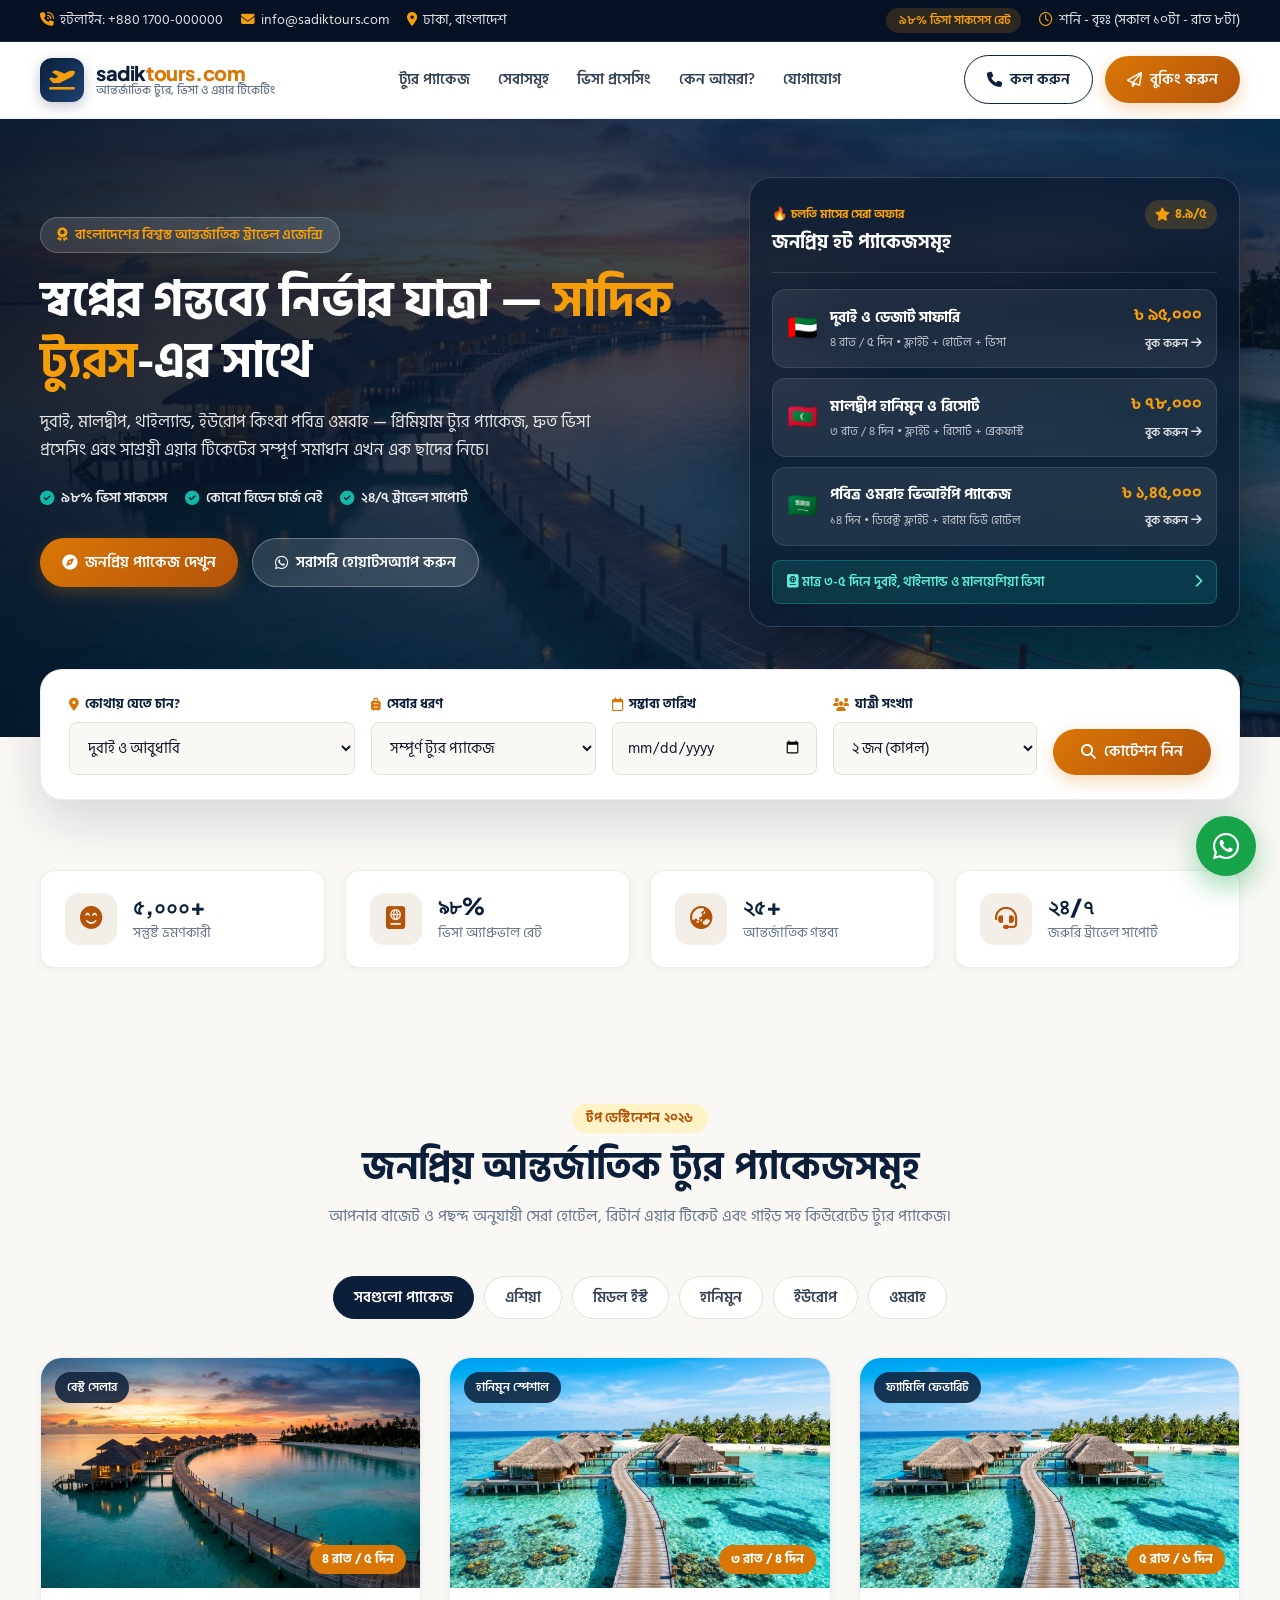
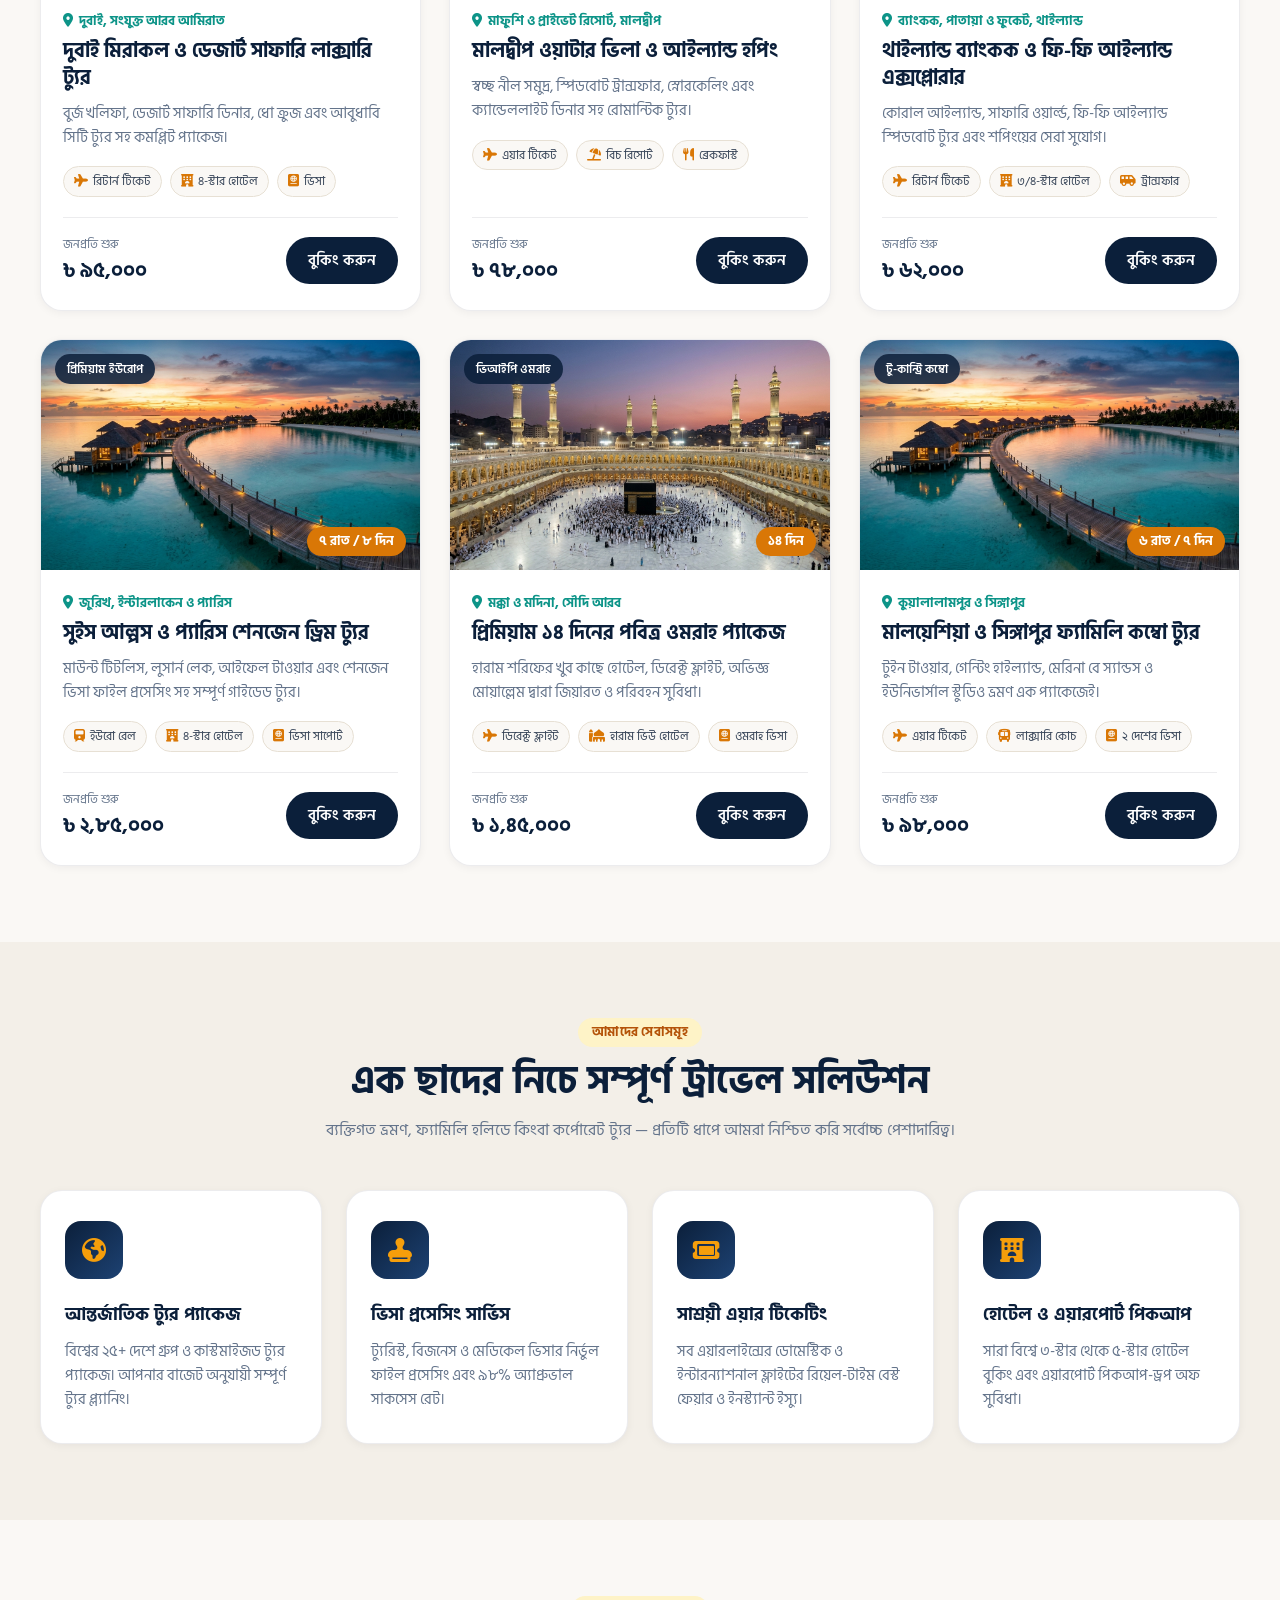
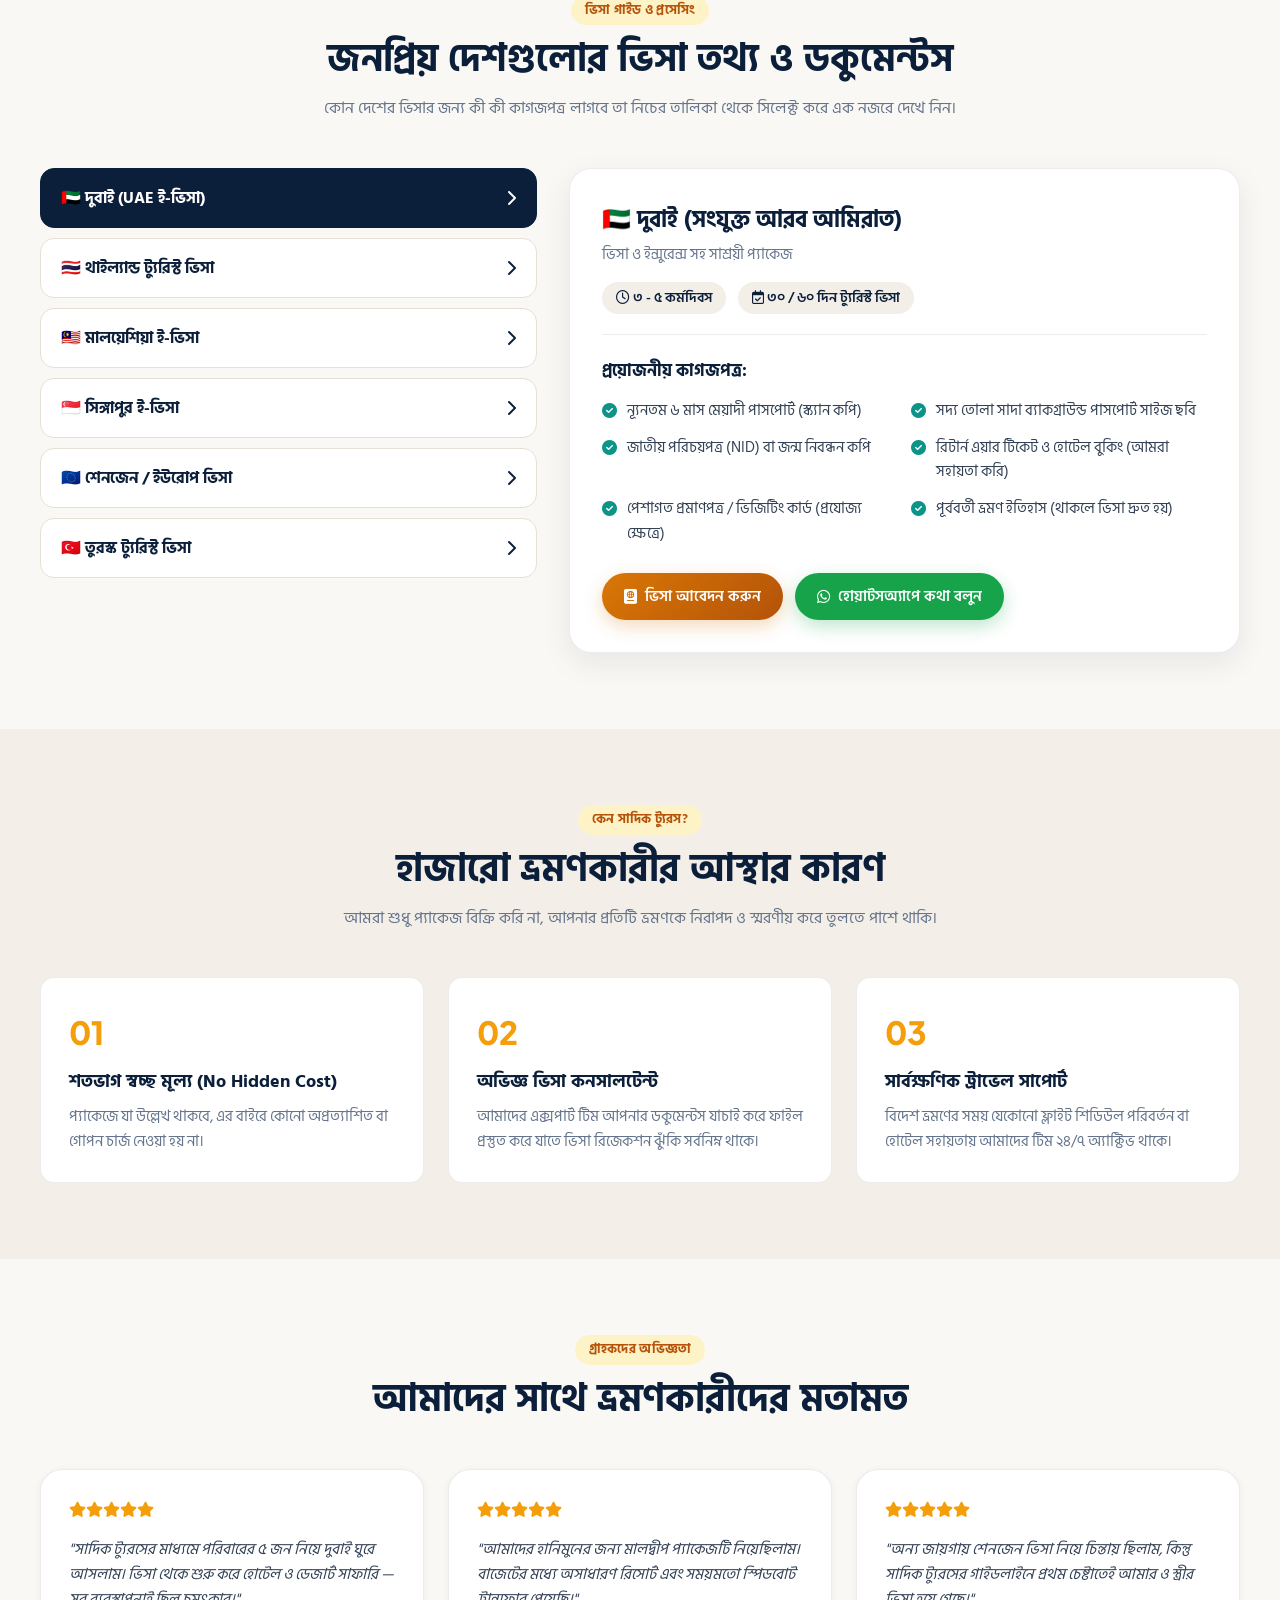
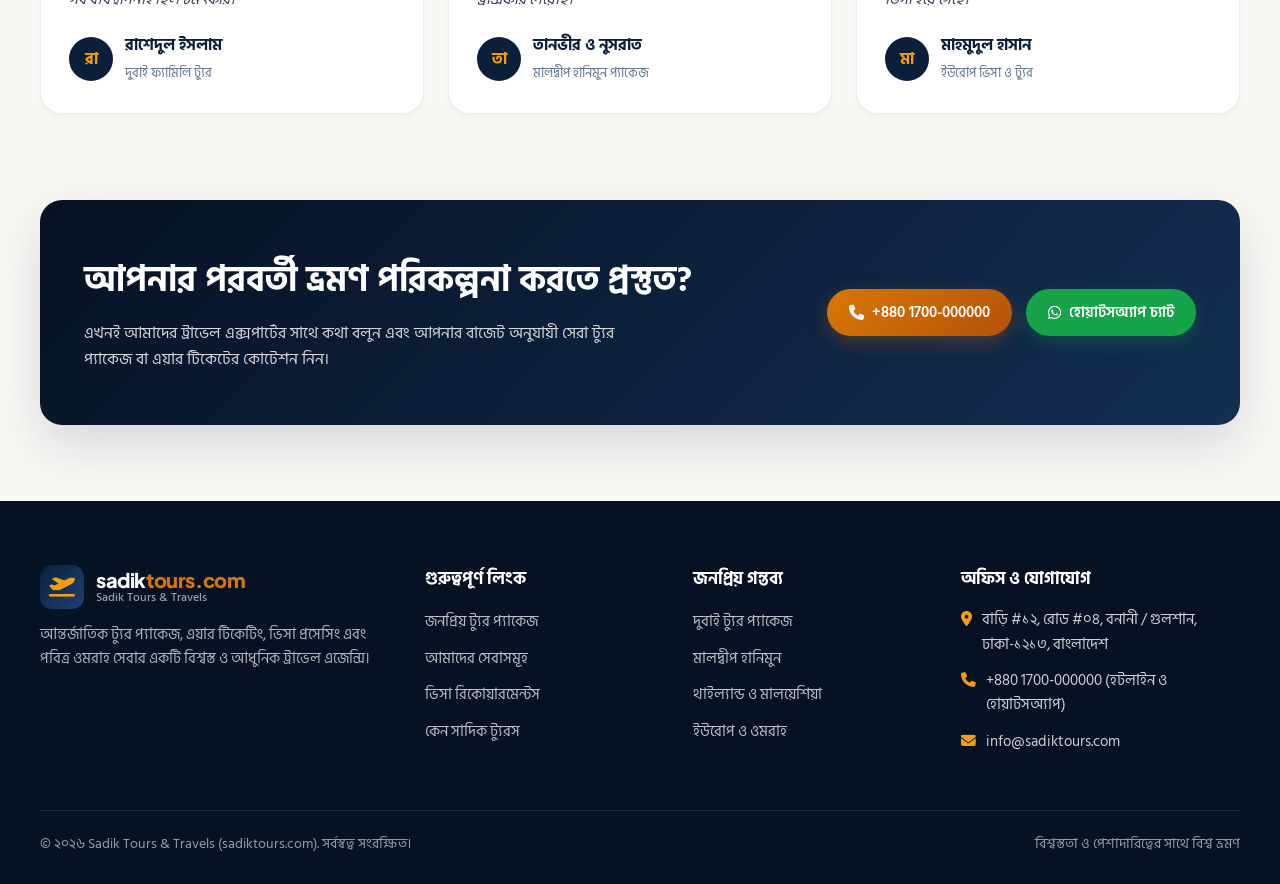
<file: index.html>
<!DOCTYPE html>
<html lang="bn">
<head>
  <meta charset="UTF-8" />
  <meta http-equiv="refresh" content="0; url=website/" />
  <title>Sadik Tours &amp; Travels | sadiktours.com</title>
  <script>
    window.location.replace('website/');
  </script>
</head>
<body>
  <p>ওয়েবসাইটটি লোড হচ্ছে... যদি স্বয়ংক্রিয়ভাবে না খোলে, <a href="website/">এখানে ক্লিক করুন</a>।</p>
</body>
</html>
</file>
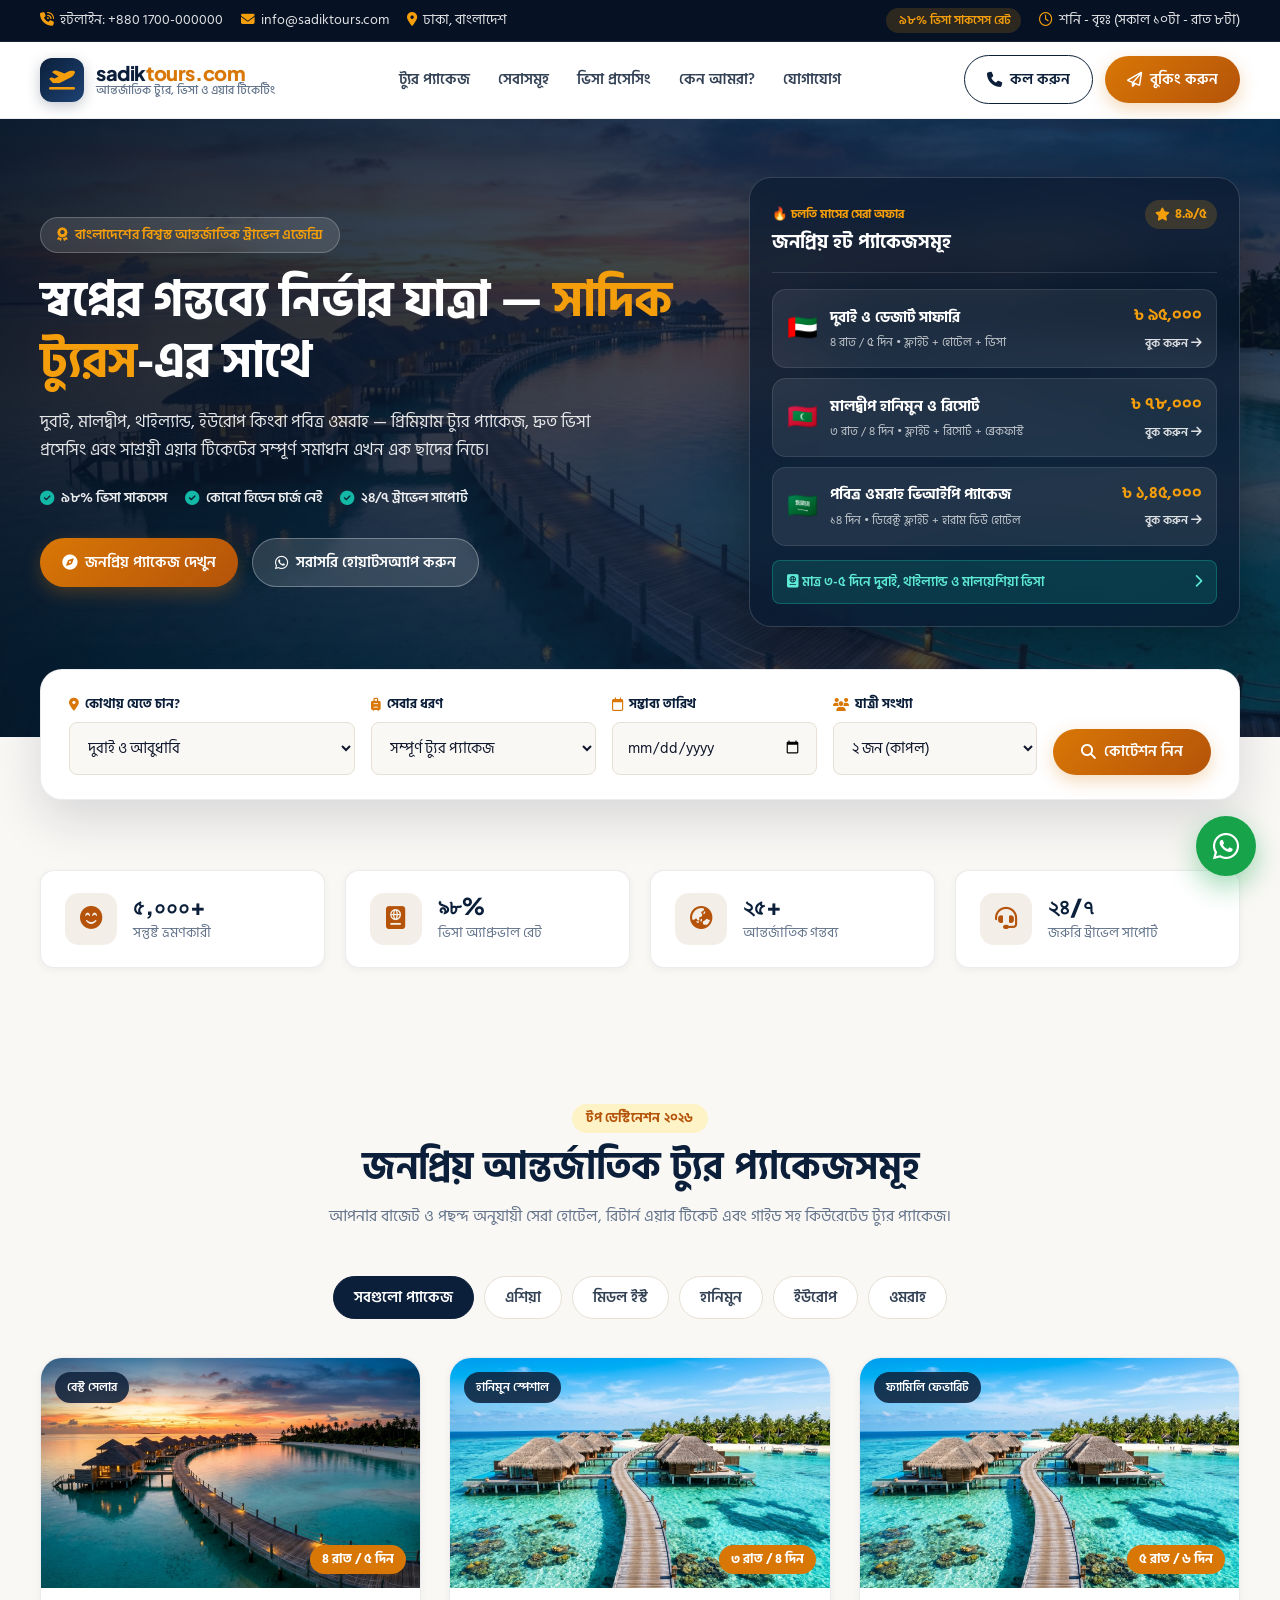
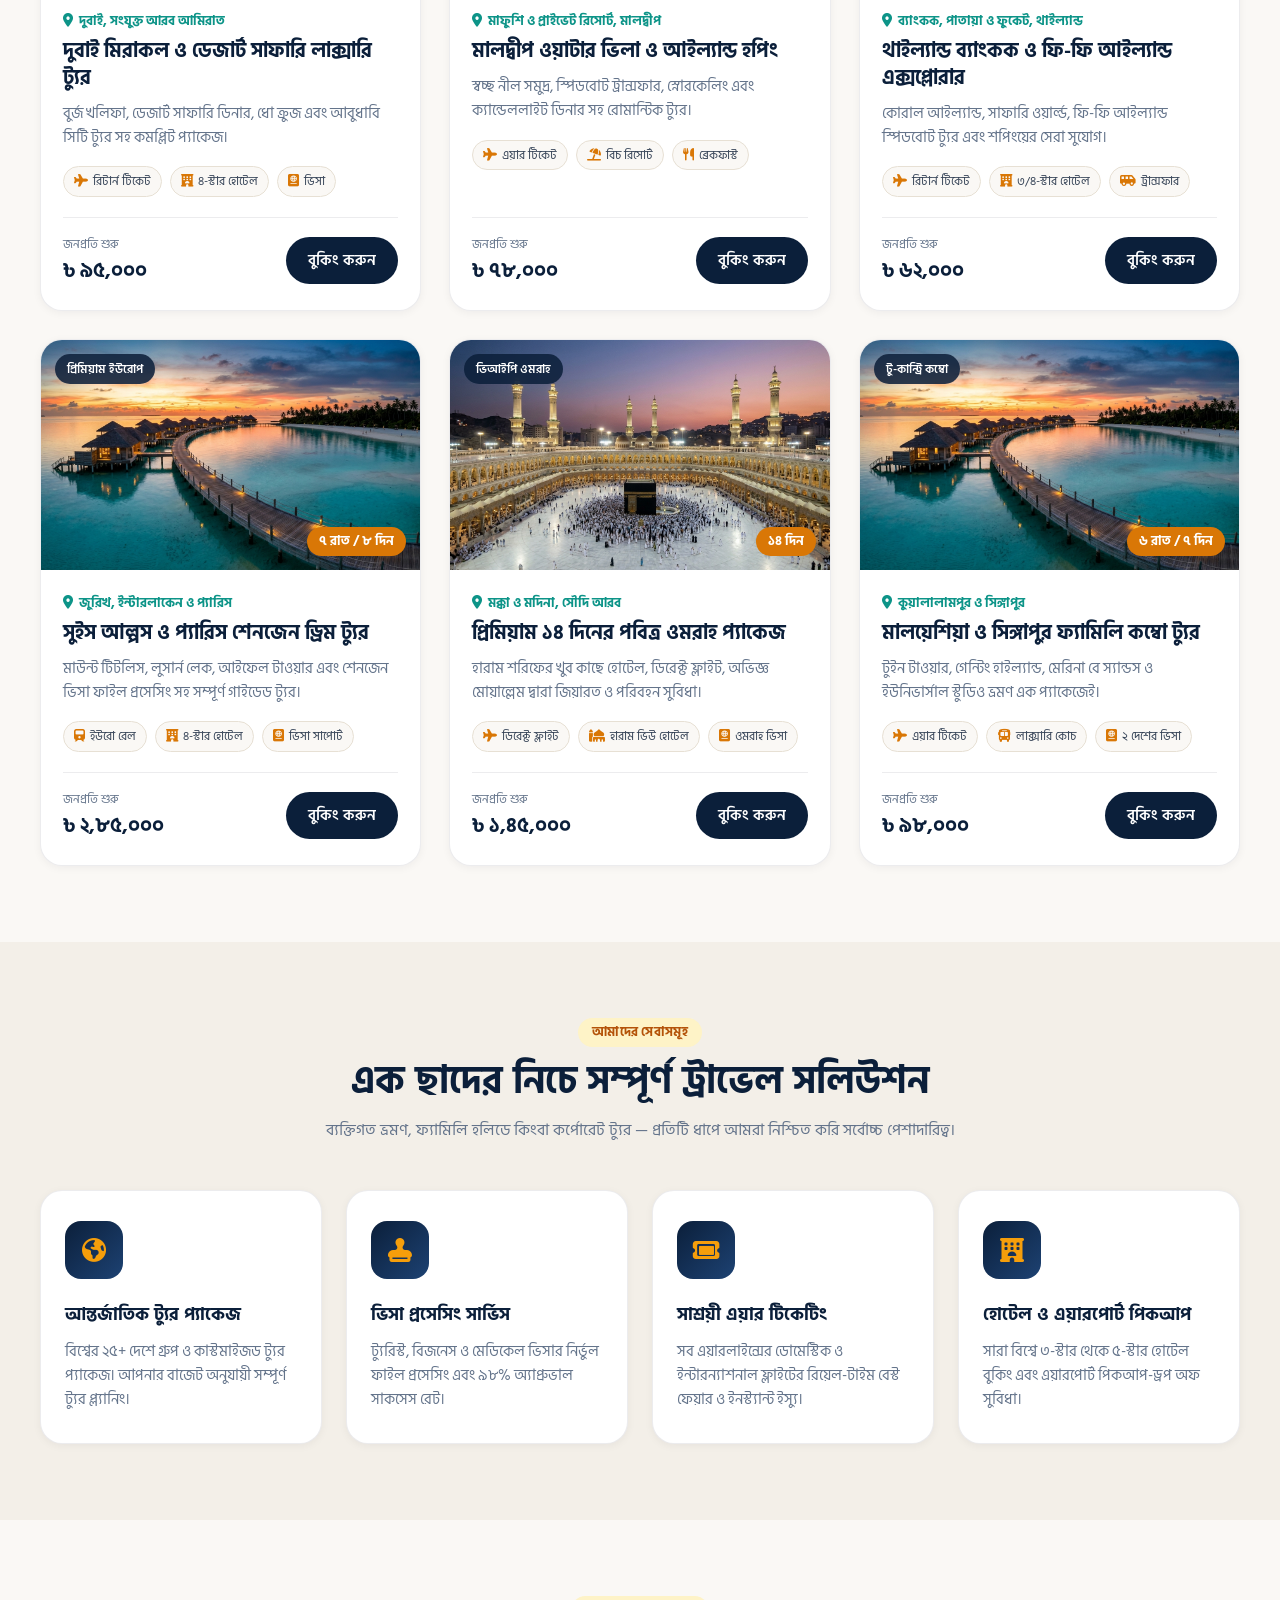
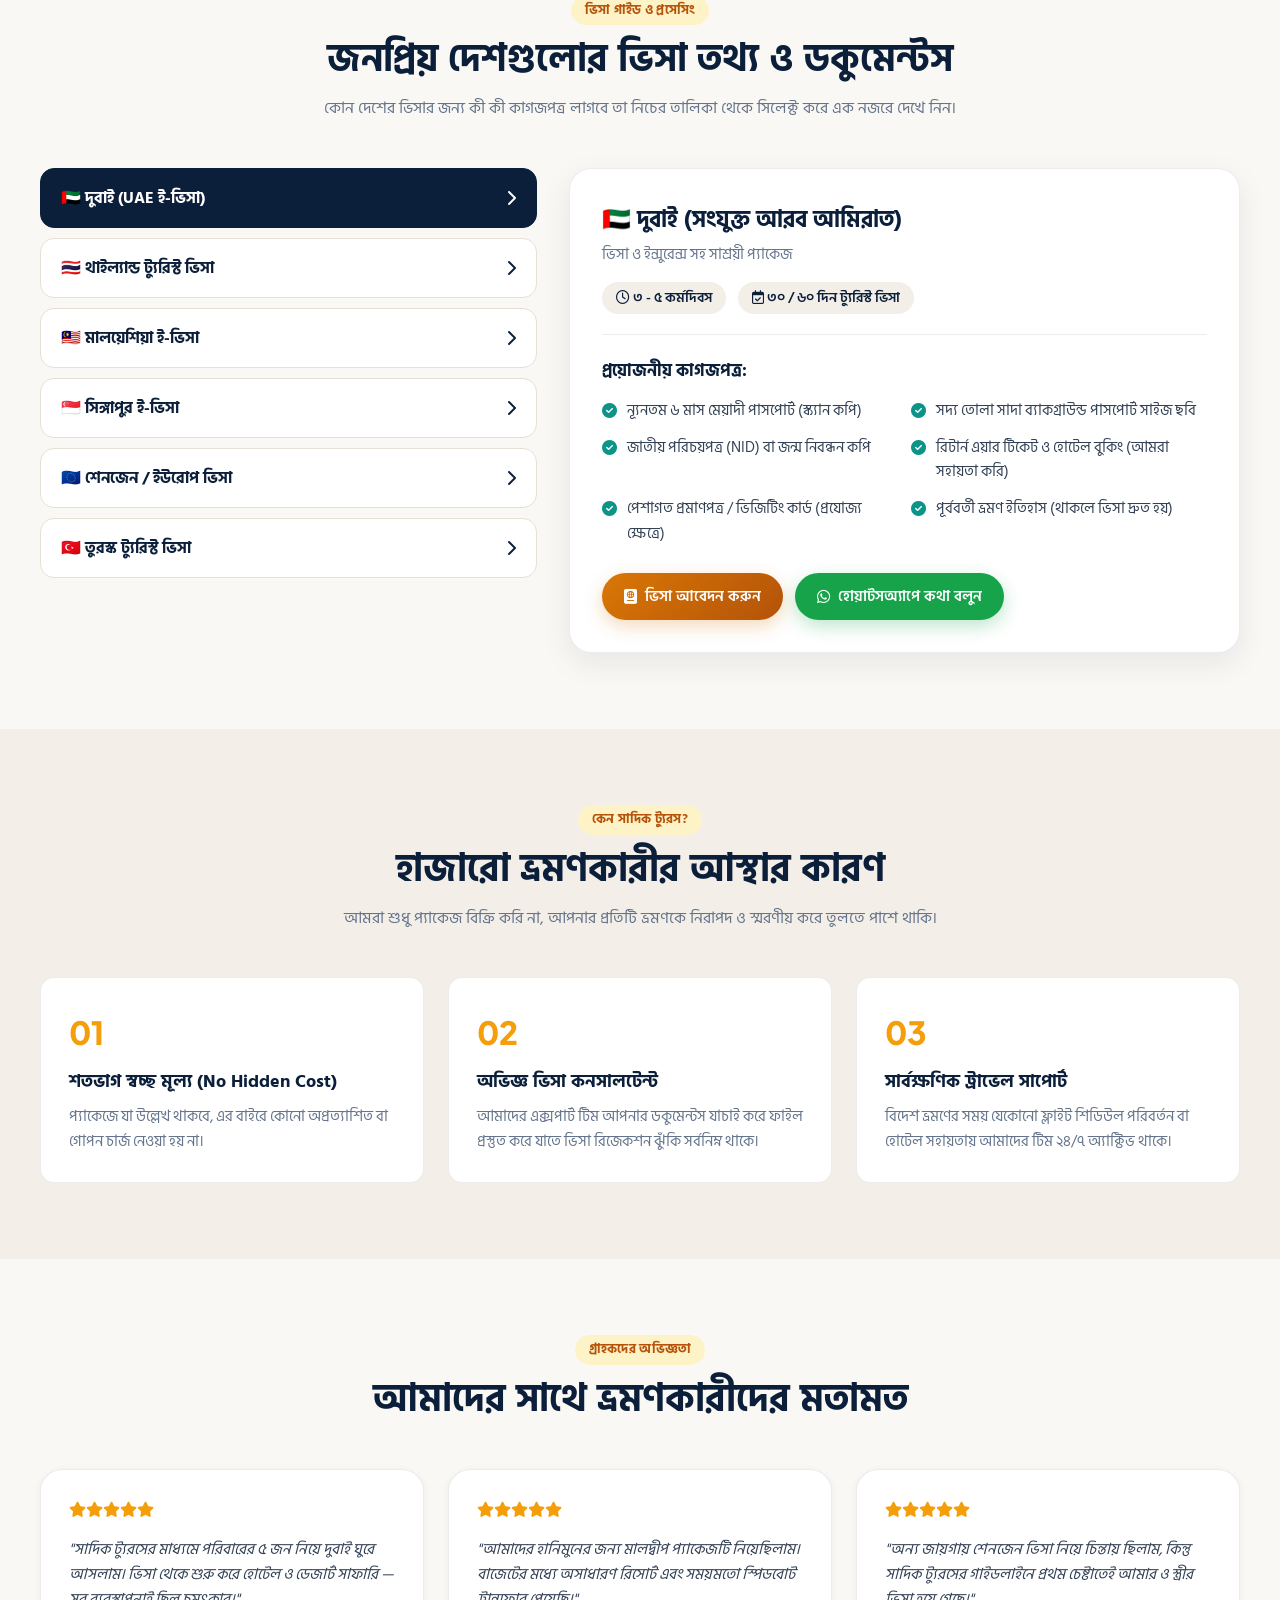
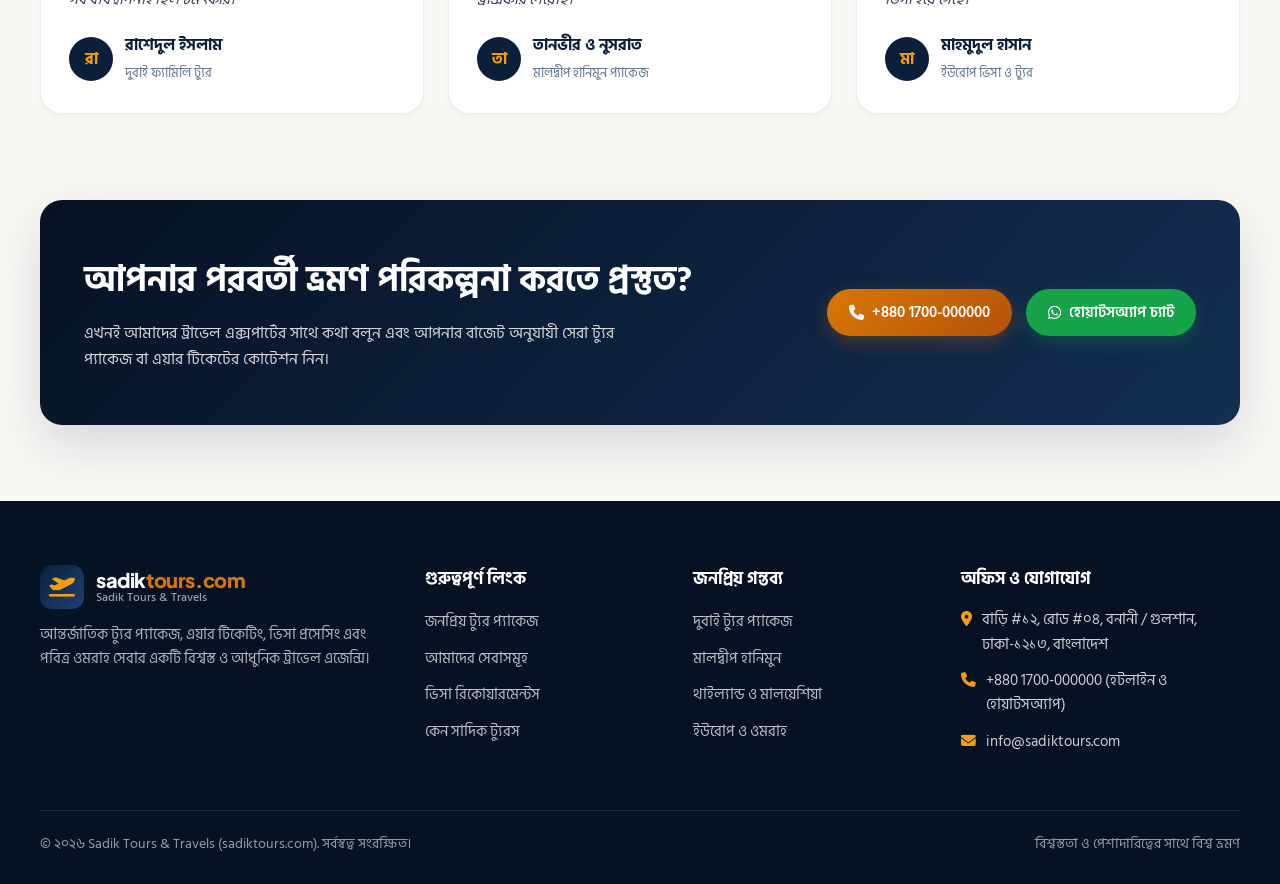
<file: website/index.html>
<!DOCTYPE html>
<html lang="bn">
<head>
  <meta charset="UTF-8" />
  <meta name="viewport" content="width=device-width, initial-scale=1.0" />
  <title>Sadik Tours &amp; Travels | sadiktours.com — আন্তর্জাতিক ট্যুর প্যাকেজ, ভিসা ও এয়ার টিকেট</title>
  <meta
    name="description"
    content="সাদিক ট্যুরস অ্যান্ড ট্রাভেলস (sadiktours.com) — আন্তর্জাতিক ট্যুর প্যাকেজ, এয়ার টিকেট, ভিসা প্রসেসিং এবং ওমরাহ প্যাকেজের বিশ্বস্ত প্রতিষ্ঠান।"
  />

  <!-- Google Fonts: Hind Siliguri (Bengali) & Plus Jakarta Sans (English) -->
  <link rel="preconnect" href="https://fonts.googleapis.com" />
  <link rel="preconnect" href="https://fonts.gstatic.com" crossorigin />
  <link
    href="https://fonts.googleapis.com/css2?family=Hind+Siliguri:wght@400;500;600;700&family=Plus+Jakarta+Sans:wght@600;700;800&display=swap"
    rel="stylesheet"
  />

  <!-- Font Awesome 6 -->
  <link
    rel="stylesheet"
    href="https://cdnjs.cloudflare.com/ajax/libs/font-awesome/6.5.1/css/all.min.css"
  />

  <!-- Main Stylesheet -->
  <link rel="stylesheet" href="styles.css" />
</head>
<body>

  <!-- Top Announcement Bar -->
  <div class="top-bar">
    <div class="container top-bar-inner">
      <div class="top-bar-left">
        <span class="top-bar-item">
          <i class="fa-solid fa-phone-volume"></i>
          হটলাইন: +880 1700-000000
        </span>
        <span class="top-bar-item">
          <i class="fa-solid fa-envelope"></i>
          info@sadiktours.com
        </span>
        <span class="top-bar-item">
          <i class="fa-solid fa-location-dot"></i>
          ঢাকা, বাংলাদেশ
        </span>
      </div>
      <div class="top-bar-right">
        <span class="top-bar-badge">
          <i class="fa-solid fa-shield-check"></i> ৯৮% ভিসা সাকসেস রেট
        </span>
        <span class="top-bar-item">
          <i class="fa-regular fa-clock"></i> শনি - বৃহঃ (সকাল ১০টা - রাত ৮টা)
        </span>
      </div>
    </div>
  </div>

  <!-- Navbar -->
  <header class="navbar" id="navbar">
    <div class="container nav-inner">
      <a href="#" class="brand">
        <div class="brand-icon">
          <i class="fa-solid fa-plane-departure"></i>
        </div>
        <div class="brand-text">
          <span class="brand-name">sadik<span>tours.com</span></span>
          <span class="brand-tagline">আন্তর্জাতিক ট্যুর, ভিসা ও এয়ার টিকেটিং</span>
        </div>
      </a>

      <nav class="nav-links" id="navLinks">
        <a href="#packages">ট্যুর প্যাকেজ</a>
        <a href="#services">সেবাসমূহ</a>
        <a href="#visa">ভিসা প্রসেসিং</a>
        <a href="#why-us">কেন আমরা?</a>
        <a href="#contact">যোগাযোগ</a>
      </nav>

      <div class="nav-actions">
        <a href="tel:+8801700000000" class="btn btn-outline">
          <i class="fa-solid fa-phone"></i> কল করুন
        </a>
        <button class="btn btn-primary" onclick="openBookingModal('কাস্টম ট্যুর / ভিসা কনসালটেশন')">
          <i class="fa-regular fa-paper-plane"></i> বুকিং করুন
        </button>
        <button class="mobile-toggle" id="mobileToggle" aria-label="Toggle Menu">
          <i class="fa-solid fa-bars"></i>
        </button>
      </div>
    </div>
  </header>

  <!-- Hero Section -->
  <section class="hero">
    <img src="assets/hero-travel.jpg" alt="বিশ্ব ভ্রমণ - সাদিক ট্যুরস" class="hero-bg" />
    <div class="hero-overlay"></div>

    <div class="container hero-grid">
      <!-- Left Column: Main Headline & CTAs -->
      <div class="hero-content">
        <div class="hero-pill">
          <i class="fa-solid fa-award"></i>
          বাংলাদেশের বিশ্বস্ত আন্তর্জাতিক ট্রাভেল এজেন্সি
        </div>
        <h1>
          স্বপ্নের গন্তব্যে নির্ভার যাত্রা — <span>সাদিক ট্যুরস</span>-এর সাথে
        </h1>
        <p>
          দুবাই, মালদ্বীপ, থাইল্যান্ড, ইউরোপ কিংবা পবিত্র ওমরাহ — প্রিমিয়াম ট্যুর প্যাকেজ, দ্রুত ভিসা প্রসেসিং এবং সাশ্রয়ী এয়ার টিকেটের সম্পূর্ণ সমাধান এখন এক ছাদের নিচে।
        </p>

        <div class="hero-highlights">
          <span><i class="fa-solid fa-circle-check"></i> ৯৮% ভিসা সাকসেস</span>
          <span><i class="fa-solid fa-circle-check"></i> কোনো হিডেন চার্জ নেই</span>
          <span><i class="fa-solid fa-circle-check"></i> ২৪/৭ ট্রাভেল সাপোর্ট</span>
        </div>

        <div class="hero-cta-group">
          <a href="#packages" class="btn btn-primary">
            <i class="fa-solid fa-compass"></i> জনপ্রিয় প্যাকেজ দেখুন
          </a>
          <a
            href="https://wa.me/8801700000000?text=আসসালামু%20আলাইকুম%2C%20আমি%20ট্যুর%20প্যাকেজ%20ও%20ভিসা%20সম্পর্কে%20জানতে%20চাই।"
            target="_blank"
            rel="noopener"
            class="btn btn-hero-secondary"
          >
            <i class="fa-brands fa-whatsapp"></i> সরাসরি হোয়াটসঅ্যাপ করুন
          </a>
        </div>
      </div>

      <!-- Right Column: Organized Featured Deals Card -->
      <div class="hero-deals-card">
        <div class="hero-deals-header">
          <div>
            <span class="deals-tag">🔥 চলতি মাসের সেরা অফার</span>
            <h3>জনপ্রিয় হট প্যাকেজসমূহ</h3>
          </div>
          <span class="deals-rating"><i class="fa-solid fa-star"></i> ৪.৯/৫</span>
        </div>

        <div class="hero-deals-list">
          <div class="hero-deal-item" onclick="openBookingModal('দুবাই লাক্সারি ট্যুর (৪ রাত/৫ দিন - ৳ ৯৫,০০০)')">
            <div class="deal-info">
              <span class="deal-flag">🇦🇪</span>
              <div>
                <h4>দুবাই ও ডেজার্ট সাফারি</h4>
                <p>৪ রাত / ৫ দিন • ফ্লাইট + হোটেল + ভিসা</p>
              </div>
            </div>
            <div class="deal-price">
              <strong>৳ ৯৫,০০০</strong>
              <span>বুক করুন <i class="fa-solid fa-arrow-right"></i></span>
            </div>
          </div>

          <div class="hero-deal-item" onclick="openBookingModal('মালদ্বীপ ওয়াটার ভিলা প্যাকেজ (৩ রাত/৪ দিন - ৳ ৭৮,০০০)')">
            <div class="deal-info">
              <span class="deal-flag">🇲🇻</span>
              <div>
                <h4>মালদ্বীপ হানিমুন ও রিসোর্ট</h4>
                <p>৩ রাত / ৪ দিন • ফ্লাইট + রিসোর্ট + ব্রেকফাস্ট</p>
              </div>
            </div>
            <div class="deal-price">
              <strong>৳ ৭৮,০০০</strong>
              <span>বুক করুন <i class="fa-solid fa-arrow-right"></i></span>
            </div>
          </div>

          <div class="hero-deal-item" onclick="openBookingModal('প্রিমিয়াম ১৪ দিনের ওমরাহ প্যাকেজ (৳ ১,৪৫,০০০)')">
            <div class="deal-info">
              <span class="deal-flag">🇸🇦</span>
              <div>
                <h4>পবিত্র ওমরাহ ভিআইপি প্যাকেজ</h4>
                <p>১৪ দিন • ডিরেক্ট ফ্লাইট + হারাম ভিউ হোটেল</p>
              </div>
            </div>
            <div class="deal-price">
              <strong>৳ ১,৪৫,০০০</strong>
              <span>বুক করুন <i class="fa-solid fa-arrow-right"></i></span>
            </div>
          </div>
        </div>

        <a href="#visa" class="hero-deals-footer">
          <span><i class="fa-solid fa-passport"></i> মাত্র ৩-৫ দিনে দুবাই, থাইল্যান্ড ও মালয়েশিয়া ভিসা</span>
          <i class="fa-solid fa-chevron-right"></i>
        </a>
      </div>
    </div>
  </section>

  <!-- Floating Quick Inquiry / Search Bar -->
  <div class="container search-bar-wrapper">
    <div class="search-card">
      <form class="search-form" id="quickSearchForm">
        <div class="form-group">
          <label for="searchDest"><i class="fa-solid fa-location-dot"></i> কোথায় যেতে চান?</label>
          <select id="searchDest" class="form-control">
            <option value="দুবাই ও আবুধাবি">দুবাই ও আবুধাবি</option>
            <option value="মালদ্বীপ (হানিমুন/রিসোর্ট)">মালদ্বীপ (হানিমুন/রিসোর্ট)</option>
            <option value="থাইল্যান্ড (ব্যাংকক ও ফুকেট)">থাইল্যান্ড (ব্যাংকক ও ফুকেট)</option>
            <option value="মালয়েশিয়া ও সিঙ্গাপুর">মালয়েশিয়া ও সিঙ্গাপুর</option>
            <option value="সুইজারল্যান্ড ও ইউরোপ">সুইজারল্যান্ড ও ইউরোপ</option>
            <option value="পবিত্র ওমরাহ প্যাকেজ">পবিত্র ওমরাহ প্যাকেজ</option>
            <option value="তুরস্ক / মিশর">তুরস্ক / মিশর</option>
          </select>
        </div>

        <div class="form-group">
          <label for="searchService"><i class="fa-solid fa-suitcase-rolling"></i> সেবার ধরণ</label>
          <select id="searchService" class="form-control">
            <option value="সম্পূর্ণ ট্যুর প্যাকেজ">সম্পূর্ণ ট্যুর প্যাকেজ</option>
            <option value="শুধুমাত্র ভিসা প্রসেসিং">শুধুমাত্র ভিসা প্রসেসিং</option>
            <option value="এয়ার টিকেট বুকিং">এয়ার টিকেট বুকিং</option>
            <option value="কাস্টম ফ্যামিলি / কর্পোরেট ট্যুর">কাস্টম ফ্যামিলি / কর্পোরেট ট্যুর</option>
          </select>
        </div>

        <div class="form-group">
          <label for="searchDate"><i class="fa-regular fa-calendar"></i> সম্ভাব্য তারিখ</label>
          <input type="date" id="searchDate" class="form-control" />
        </div>

        <div class="form-group">
          <label for="searchPersons"><i class="fa-solid fa-users"></i> যাত্রী সংখ্যা</label>
          <select id="searchPersons" class="form-control">
            <option value="১ জন">১ জন</option>
            <option value="২ জন (কাপল)" selected>২ জন (কাপল)</option>
            <option value="৩ - ৫ জন (পরিবার)">৩ - ৫ জন (পরিবার)</option>
            <option value="৬+ জন (গ্রুপ ট্যুর)">৬+ জন (গ্রুপ ট্যুর)</option>
          </select>
        </div>

        <button type="submit" class="btn btn-primary" style="height: 46px; padding: 0 28px;">
          <i class="fa-solid fa-magnifying-glass"></i> কোটেশন নিন
        </button>
      </form>
    </div>
  </div>

  <!-- Trust Stats Strip -->
  <section class="stats-strip">
    <div class="container stats-grid">
      <div class="stat-box">
        <div class="stat-icon"><i class="fa-solid fa-face-smile-beam"></i></div>
        <div class="stat-info">
          <h3>৫,০০০+</h3>
          <p>সন্তুষ্ট ভ্রমণকারী</p>
        </div>
      </div>
      <div class="stat-box">
        <div class="stat-icon"><i class="fa-solid fa-passport"></i></div>
        <div class="stat-info">
          <h3>৯৮%</h3>
          <p>ভিসা অ্যাপ্রুভাল রেট</p>
        </div>
      </div>
      <div class="stat-box">
        <div class="stat-icon"><i class="fa-solid fa-earth-asia"></i></div>
        <div class="stat-info">
          <h3>২৫+</h3>
          <p>আন্তর্জাতিক গন্তব্য</p>
        </div>
      </div>
      <div class="stat-box">
        <div class="stat-icon"><i class="fa-solid fa-headset"></i></div>
        <div class="stat-info">
          <h3>২৪/৭</h3>
          <p>জরুরি ট্রাভেল সাপোর্ট</p>
        </div>
      </div>
    </div>
  </section>

  <!-- Popular Tour Packages -->
  <section class="section" id="packages">
    <div class="container">
      <div class="section-header">
        <span class="section-tag">টপ ডেস্টিনেশন ২০২৬</span>
        <h2>জনপ্রিয় আন্তর্জাতিক ট্যুর প্যাকেজসমূহ</h2>
        <p>আপনার বাজেট ও পছন্দ অনুযায়ী সেরা হোটেল, রিটার্ন এয়ার টিকেট এবং গাইড সহ কিউরেটেড ট্যুর প্যাকেজ।</p>
      </div>

      <!-- Category Filter Tabs -->
      <div class="filter-tabs">
        <button class="filter-btn active" data-filter="all">সবগুলো প্যাকেজ</button>
        <button class="filter-btn" data-filter="asia">এশিয়া</button>
        <button class="filter-btn" data-filter="middle-east">মিডল ইস্ট</button>
        <button class="filter-btn" data-filter="honeymoon">হানিমুন</button>
        <button class="filter-btn" data-filter="europe">ইউরোপ</button>
        <button class="filter-btn" data-filter="umrah">ওমরাহ</button>
      </div>

      <div class="packages-grid">
        <!-- Package 1: Dubai -->
        <article class="pkg-card" data-category="middle-east">
          <div class="pkg-img-wrap">
            <img src="https://images.unsplash.com/photo-1512453979798-5ea266f8880c?auto=format&fit=crop&w=900&q=80" onerror="this.onerror=null;this.src='assets/hero-travel.jpg';" alt="দুবাই লাক্সারি ট্যুর" />
            <span class="pkg-badge">বেস্ট সেলার</span>
            <span class="pkg-duration">৪ রাত / ৫ দিন</span>
          </div>
          <div class="pkg-body">
            <div class="pkg-location"><i class="fa-solid fa-location-dot"></i> দুবাই, সংযুক্ত আরব আমিরাত</div>
            <h3 class="pkg-title">দুবাই মিরাকল ও ডেজার্ট সাফারি লাক্সারি ট্যুর</h3>
            <p class="pkg-desc">বুর্জ খলিফা, ডেজার্ট সাফারি ডিনার, ধো ক্রুজ এবং আবুধাবি সিটি ট্যুর সহ কমপ্লিট প্যাকেজ।</p>
            <div class="pkg-inclusions">
              <span class="inc-chip"><i class="fa-solid fa-plane"></i> রিটার্ন টিকেট</span>
              <span class="inc-chip"><i class="fa-solid fa-hotel"></i> ৪-স্টার হোটেল</span>
              <span class="inc-chip"><i class="fa-solid fa-passport"></i> ভিসা</span>
            </div>
            <div class="pkg-footer">
              <div>
                <span class="pkg-price-label">জনপ্রতি শুরু</span>
                <span class="pkg-price">৳ ৯৫,০০০</span>
              </div>
              <button class="btn btn-navy" onclick="openBookingModal('দুবাই লাক্সারি ট্যুর (৪ রাত/৫ দিন - ৳ ৯৫,০০০)')">
                বুকিং করুন
              </button>
            </div>
          </div>
        </article>

        <!-- Package 2: Maldives -->
        <article class="pkg-card" data-category="asia honeymoon">
          <div class="pkg-img-wrap">
            <img src="assets/pkg-maldives.jpg" alt="মালদ্বীপ হানিমুন প্যাকেজ" />
            <span class="pkg-badge">হানিমুন স্পেশাল</span>
            <span class="pkg-duration">৩ রাত / ৪ দিন</span>
          </div>
          <div class="pkg-body">
            <div class="pkg-location"><i class="fa-solid fa-location-dot"></i> মাফুশি ও প্রাইভেট রিসোর্ট, মালদ্বীপ</div>
            <h3 class="pkg-title">মালদ্বীপ ওয়াটার ভিলা ও আইল্যান্ড হপিং</h3>
            <p class="pkg-desc">স্বচ্ছ নীল সমুদ্র, স্পিডবোট ট্রান্সফার, স্নোরকেলিং এবং ক্যান্ডেললাইট ডিনার সহ রোমান্টিক ট্যুর।</p>
            <div class="pkg-inclusions">
              <span class="inc-chip"><i class="fa-solid fa-plane"></i> এয়ার টিকেট</span>
              <span class="inc-chip"><i class="fa-solid fa-umbrella-beach"></i> বিচ রিসোর্ট</span>
              <span class="inc-chip"><i class="fa-solid fa-utensils"></i> ব্রেকফাস্ট</span>
            </div>
            <div class="pkg-footer">
              <div>
                <span class="pkg-price-label">জনপ্রতি শুরু</span>
                <span class="pkg-price">৳ ৭৮,০০০</span>
              </div>
              <button class="btn btn-navy" onclick="openBookingModal('মালদ্বীপ ওয়াটার ভিলা প্যাকেজ (৩ রাত/৪ দিন - ৳ ৭৮,০০০)')">
                বুকিং করুন
              </button>
            </div>
          </div>
        </article>

        <!-- Package 3: Thailand -->
        <article class="pkg-card" data-category="asia honeymoon">
          <div class="pkg-img-wrap">
            <img src="https://images.unsplash.com/photo-1552465011-b4e21bf6e79a?auto=format&fit=crop&w=900&q=80" onerror="this.onerror=null;this.src='assets/pkg-maldives.jpg';" alt="থাইল্যান্ড ব্যাংকক ও ফুকেট" />
            <span class="pkg-badge">ফ্যামিলি ফেভারিট</span>
            <span class="pkg-duration">৫ রাত / ৬ দিন</span>
          </div>
          <div class="pkg-body">
            <div class="pkg-location"><i class="fa-solid fa-location-dot"></i> ব্যাংকক, পাতায়া ও ফুকেট, থাইল্যান্ড</div>
            <h3 class="pkg-title">থাইল্যান্ড ব্যাংকক ও ফি-ফি আইল্যান্ড এক্সপ্লোরার</h3>
            <p class="pkg-desc">কোরাল আইল্যান্ড, সাফারি ওয়ার্ল্ড, ফি-ফি আইল্যান্ড স্পিডবোট ট্যুর এবং শপিংয়ের সেরা সুযোগ।</p>
            <div class="pkg-inclusions">
              <span class="inc-chip"><i class="fa-solid fa-plane"></i> রিটার্ন টিকেট</span>
              <span class="inc-chip"><i class="fa-solid fa-hotel"></i> ৩/৪-স্টার হোটেল</span>
              <span class="inc-chip"><i class="fa-solid fa-van-shuttle"></i> ট্রান্সফার</span>
            </div>
            <div class="pkg-footer">
              <div>
                <span class="pkg-price-label">জনপ্রতি শুরু</span>
                <span class="pkg-price">৳ ৬২,০০০</span>
              </div>
              <button class="btn btn-navy" onclick="openBookingModal('থাইল্যান্ড ব্যাংকক ও ফুকেট ট্যুর (৫ রাত/৬ দিন - ৳ ৬২,০০০)')">
                বুকিং করুন
              </button>
            </div>
          </div>
        </article>

        <!-- Package 4: Switzerland / Europe -->
        <article class="pkg-card" data-category="europe">
          <div class="pkg-img-wrap">
            <img src="https://images.unsplash.com/photo-1530122037265-a5f1f91d3b99?auto=format&fit=crop&w=900&q=80" onerror="this.onerror=null;this.src='assets/hero-travel.jpg';" alt="সুইজারল্যান্ড ও প্যারিস ইউরোপ ট্যুর" />
            <span class="pkg-badge">প্রিমিয়াম ইউরোপ</span>
            <span class="pkg-duration">৭ রাত / ৮ দিন</span>
          </div>
          <div class="pkg-body">
            <div class="pkg-location"><i class="fa-solid fa-location-dot"></i> জুরিখ, ইন্টারলাকেন ও প্যারিস</div>
            <h3 class="pkg-title">সুইস আল্পস ও প্যারিস শেনজেন ড্রিম ট্যুর</h3>
            <p class="pkg-desc">মাউন্ট টিটলিস, লুসার্ন লেক, আইফেল টাওয়ার এবং শেনজেন ভিসা ফাইল প্রসেসিং সহ সম্পূর্ণ গাইডেড ট্যুর।</p>
            <div class="pkg-inclusions">
              <span class="inc-chip"><i class="fa-solid fa-train"></i> ইউরো রেল</span>
              <span class="inc-chip"><i class="fa-solid fa-hotel"></i> ৪-স্টার হোটেল</span>
              <span class="inc-chip"><i class="fa-solid fa-passport"></i> ভিসা সাপোর্ট</span>
            </div>
            <div class="pkg-footer">
              <div>
                <span class="pkg-price-label">জনপ্রতি শুরু</span>
                <span class="pkg-price">৳ ২,৮৫,০০০</span>
              </div>
              <button class="btn btn-navy" onclick="openBookingModal('সুইস আল্পস ও প্যারিস ইউরোপ ট্যুর (৭ রাত/৮ দিন - ৳ ২,৮৫,০০০)')">
                বুকিং করুন
              </button>
            </div>
          </div>
        </article>

        <!-- Package 5: Umrah -->
        <article class="pkg-card" data-category="middle-east umrah">
          <div class="pkg-img-wrap">
            <img src="assets/pkg-umrah.jpg" alt="পবিত্র ওমরাহ প্যাকেজ" />
            <span class="pkg-badge">ভিআইপি ওমরাহ</span>
            <span class="pkg-duration">১৪ দিন</span>
          </div>
          <div class="pkg-body">
            <div class="pkg-location"><i class="fa-solid fa-location-dot"></i> মক্কা ও মদিনা, সৌদি আরব</div>
            <h3 class="pkg-title">প্রিমিয়াম ১৪ দিনের পবিত্র ওমরাহ প্যাকেজ</h3>
            <p class="pkg-desc">হারাম শরিফের খুব কাছে হোটেল, ডিরেক্ট ফ্লাইট, অভিজ্ঞ মোয়াল্লেম দ্বারা জিয়ারত ও পরিবহন সুবিধা।</p>
            <div class="pkg-inclusions">
              <span class="inc-chip"><i class="fa-solid fa-plane"></i> ডিরেক্ট ফ্লাইট</span>
              <span class="inc-chip"><i class="fa-solid fa-mosque"></i> হারাম ভিউ হোটেল</span>
              <span class="inc-chip"><i class="fa-solid fa-passport"></i> ওমরাহ ভিসা</span>
            </div>
            <div class="pkg-footer">
              <div>
                <span class="pkg-price-label">জনপ্রতি শুরু</span>
                <span class="pkg-price">৳ ১,৪৫,০০০</span>
              </div>
              <button class="btn btn-navy" onclick="openBookingModal('প্রিমিয়াম ১৪ দিনের ওমরাহ প্যাকেজ (৳ ১,৪৫,০০০)')">
                বুকিং করুন
              </button>
            </div>
          </div>
        </article>

        <!-- Package 6: Malaysia & Singapore -->
        <article class="pkg-card" data-category="asia">
          <div class="pkg-img-wrap">
            <img src="assets/hero-travel.jpg" alt="মালয়েশিয়া ও সিঙ্গাপুর কম্বো ট্যুর" />
            <span class="pkg-badge">টু-কান্ট্রি কম্বো</span>
            <span class="pkg-duration">৬ রাত / ৭ দিন</span>
          </div>
          <div class="pkg-body">
            <div class="pkg-location"><i class="fa-solid fa-location-dot"></i> কুয়ালালামপুর ও সিঙ্গাপুর</div>
            <h3 class="pkg-title">মালয়েশিয়া ও সিঙ্গাপুর ফ্যামিলি কম্বো ট্যুর</h3>
            <p class="pkg-desc">টুইন টাওয়ার, গেন্টিং হাইল্যান্ড, মেরিনা বে স্যান্ডস ও ইউনিভার্সাল স্টুডিও ভ্রমণ এক প্যাকেজেই।</p>
            <div class="pkg-inclusions">
              <span class="inc-chip"><i class="fa-solid fa-plane"></i> এয়ার টিকেট</span>
              <span class="inc-chip"><i class="fa-solid fa-bus"></i> লাক্সারি কোচ</span>
              <span class="inc-chip"><i class="fa-solid fa-passport"></i> ২ দেশের ভিসা</span>
            </div>
            <div class="pkg-footer">
              <div>
                <span class="pkg-price-label">জনপ্রতি শুরু</span>
                <span class="pkg-price">৳ ৯৮,০০০</span>
              </div>
              <button class="btn btn-navy" onclick="openBookingModal('মালয়েশিয়া ও সিঙ্গাপুর কম্বো ট্যুর (৬ রাত/৭ দিন - ৳ ৯৮,০০০)')">
                বুকিং করুন
              </button>
            </div>
          </div>
        </article>
      </div>
    </div>
  </section>

  <!-- Core Services -->
  <section class="section section-alt" id="services">
    <div class="container">
      <div class="section-header">
        <span class="section-tag">আমাদের সেবাসমূহ</span>
        <h2>এক ছাদের নিচে সম্পূর্ণ ট্রাভেল সলিউশন</h2>
        <p>ব্যক্তিগত ভ্রমণ, ফ্যামিলি হলিডে কিংবা কর্পোরেট ট্যুর — প্রতিটি ধাপে আমরা নিশ্চিত করি সর্বোচ্চ পেশাদারিত্ব।</p>
      </div>

      <div class="services-grid">
        <div class="service-card">
          <div class="service-icon"><i class="fa-solid fa-earth-americas"></i></div>
          <h3>আন্তর্জাতিক ট্যুর প্যাকেজ</h3>
          <p>বিশ্বের ২৫+ দেশে গ্রুপ ও কাস্টমাইজড ট্যুর প্যাকেজ। আপনার বাজেট অনুযায়ী সম্পূর্ণ ট্যুর প্ল্যানিং।</p>
        </div>
        <div class="service-card">
          <div class="service-icon"><i class="fa-solid fa-stamp"></i></div>
          <h3>ভিসা প্রসেসিং সার্ভিস</h3>
          <p>ট্যুরিস্ট, বিজনেস ও মেডিকেল ভিসার নির্ভুল ফাইল প্রসেসিং এবং ৯৮% অ্যাপ্রুভাল সাকসেস রেট।</p>
        </div>
        <div class="service-card">
          <div class="service-icon"><i class="fa-solid fa-ticket"></i></div>
          <h3>সাশ্রয়ী এয়ার টিকেটিং</h3>
          <p>সব এয়ারলাইন্সের ডোমেস্টিক ও ইন্টারন্যাশনাল ফ্লাইটের রিয়েল-টাইম বেস্ট ফেয়ার ও ইনস্ট্যান্ট ইস্যু।</p>
        </div>
        <div class="service-card">
          <div class="service-icon"><i class="fa-solid fa-hotel"></i></div>
          <h3>হোটেল ও এয়ারপোর্ট পিকআপ</h3>
          <p>সারা বিশ্বে ৩-স্টার থেকে ৫-স্টার হোটেল বুকিং এবং এয়ারপোর্ট পিকআপ-ড্রপ অফ সুবিধা।</p>
        </div>
      </div>
    </div>
  </section>

  <!-- Interactive Visa Assistance Section -->
  <section class="section" id="visa">
    <div class="container">
      <div class="section-header">
        <span class="section-tag">ভিসা গাইড ও প্রসেসিং</span>
        <h2>জনপ্রিয় দেশগুলোর ভিসা তথ্য ও ডকুমেন্টস</h2>
        <p>কোন দেশের ভিসার জন্য কী কী কাগজপত্র লাগবে তা নিচের তালিকা থেকে সিলেক্ট করে এক নজরে দেখে নিন।</p>
      </div>

      <div class="visa-wrapper">
        <div class="visa-countries">
          <button class="visa-country-btn active" data-country="dubai">
            <span>🇦🇪 দুবাই (UAE ই-ভিসা)</span>
            <i class="fa-solid fa-chevron-right"></i>
          </button>
          <button class="visa-country-btn" data-country="thailand">
            <span>🇹🇭 থাইল্যান্ড ট্যুরিস্ট ভিসা</span>
            <i class="fa-solid fa-chevron-right"></i>
          </button>
          <button class="visa-country-btn" data-country="malaysia">
            <span>🇲🇾 মালয়েশিয়া ই-ভিসা</span>
            <i class="fa-solid fa-chevron-right"></i>
          </button>
          <button class="visa-country-btn" data-country="singapore">
            <span>🇸🇬 সিঙ্গাপুর ই-ভিসা</span>
            <i class="fa-solid fa-chevron-right"></i>
          </button>
          <button class="visa-country-btn" data-country="schengen">
            <span>🇪🇺 শেনজেন / ইউরোপ ভিসা</span>
            <i class="fa-solid fa-chevron-right"></i>
          </button>
          <button class="visa-country-btn" data-country="turkey">
            <span>🇹🇷 তুরস্ক ট্যুরিস্ট ভিসা</span>
            <i class="fa-solid fa-chevron-right"></i>
          </button>
        </div>

        <div class="visa-detail-card" id="visaDetailBox">
          <!-- Populated dynamically by script.js -->
        </div>
      </div>
    </div>
  </section>

  <!-- Why Choose Sadik Tours -->
  <section class="section section-alt" id="why-us">
    <div class="container">
      <div class="section-header">
        <span class="section-tag">কেন সাদিক ট্যুরস?</span>
        <h2>হাজারো ভ্রমণকারীর আস্থার কারণ</h2>
        <p>আমরা শুধু প্যাকেজ বিক্রি করি না, আপনার প্রতিটি ভ্রমণকে নিরাপদ ও স্মরণীয় করে তুলতে পাশে থাকি।</p>
      </div>

      <div class="why-grid">
        <div class="why-item">
          <div class="why-num">01</div>
          <h3>শতভাগ স্বচ্ছ মূল্য (No Hidden Cost)</h3>
          <p>প্যাকেজে যা উল্লেখ থাকবে, এর বাইরে কোনো অপ্রত্যাশিত বা গোপন চার্জ নেওয়া হয় না।</p>
        </div>
        <div class="why-item">
          <div class="why-num">02</div>
          <h3>অভিজ্ঞ ভিসা কনসালটেন্ট</h3>
          <p>আমাদের এক্সপার্ট টিম আপনার ডকুমেন্টস যাচাই করে ফাইল প্রস্তুত করে যাতে ভিসা রিজেকশন ঝুঁকি সর্বনিম্ন থাকে।</p>
        </div>
        <div class="why-item">
          <div class="why-num">03</div>
          <h3>সার্বক্ষণিক ট্রাভেল সাপোর্ট</h3>
          <p>বিদেশ ভ্রমণের সময় যেকোনো ফ্লাইট শিডিউল পরিবর্তন বা হোটেল সহায়তায় আমাদের টিম ২৪/৭ অ্যাক্টিভ থাকে।</p>
        </div>
      </div>
    </div>
  </section>

  <!-- Testimonials -->
  <section class="section">
    <div class="container">
      <div class="section-header">
        <span class="section-tag">গ্রাহকদের অভিজ্ঞতা</span>
        <h2>আমাদের সাথে ভ্রমণকারীদের মতামত</h2>
      </div>

      <div class="testimonials-grid">
        <div class="testimonial-card">
          <div class="stars">
            <i class="fa-solid fa-star"></i><i class="fa-solid fa-star"></i><i class="fa-solid fa-star"></i><i class="fa-solid fa-star"></i><i class="fa-solid fa-star"></i>
          </div>
          <p class="testimonial-text">
            "সাদিক ট্যুরসের মাধ্যমে পরিবারের ৫ জন নিয়ে দুবাই ঘুরে আসলাম। ভিসা থেকে শুরু করে হোটেল ও ডেজার্ট সাফারি — সব ব্যবস্থাপনাই ছিল চমৎকার।"
          </p>
          <div class="reviewer">
            <div class="reviewer-avatar">রা</div>
            <div>
              <h4>রাশেদুল ইসলাম</h4>
              <span>দুবাই ফ্যামিলি ট্যুর</span>
            </div>
          </div>
        </div>

        <div class="testimonial-card">
          <div class="stars">
            <i class="fa-solid fa-star"></i><i class="fa-solid fa-star"></i><i class="fa-solid fa-star"></i><i class="fa-solid fa-star"></i><i class="fa-solid fa-star"></i>
          </div>
          <p class="testimonial-text">
            "আমাদের হানিমুনের জন্য মালদ্বীপ প্যাকেজটি নিয়েছিলাম। বাজেটের মধ্যে অসাধারণ রিসোর্ট এবং সময়মতো স্পিডবোট ট্রান্সফার পেয়েছি।"
          </p>
          <div class="reviewer">
            <div class="reviewer-avatar">তা</div>
            <div>
              <h4>তানভীর ও নুসরাত</h4>
              <span>মালদ্বীপ হানিমুন প্যাকেজ</span>
            </div>
          </div>
        </div>

        <div class="testimonial-card">
          <div class="stars">
            <i class="fa-solid fa-star"></i><i class="fa-solid fa-star"></i><i class="fa-solid fa-star"></i><i class="fa-solid fa-star"></i><i class="fa-solid fa-star"></i>
          </div>
          <p class="testimonial-text">
            "অন্য জায়গায় শেনজেন ভিসা নিয়ে চিন্তায় ছিলাম, কিন্তু সাদিক ট্যুরসের গাইডলাইনে প্রথম চেষ্টাতেই আমার ও স্ত্রীর ভিসা হয়ে গেছে।"
          </p>
          <div class="reviewer">
            <div class="reviewer-avatar">মা</div>
            <div>
              <h4>মাহমুদুল হাসান</h4>
              <span>ইউরোপ ভিসা ও ট্যুর</span>
            </div>
          </div>
        </div>
      </div>
    </div>
  </section>

  <!-- Direct CTA Banner -->
  <section class="section" style="padding-top: 10px;" id="contact">
    <div class="container">
      <div class="cta-banner">
        <div>
          <h2>আপনার পরবর্তী ভ্রমণ পরিকল্পনা করতে প্রস্তুত?</h2>
          <p>
            এখনই আমাদের ট্রাভেল এক্সপার্টের সাথে কথা বলুন এবং আপনার বাজেট অনুযায়ী সেরা ট্যুর প্যাকেজ বা এয়ার টিকেটের কোটেশন নিন।
          </p>
        </div>
        <div class="cta-actions">
          <a href="tel:+8801700000000" class="btn btn-primary">
            <i class="fa-solid fa-phone"></i> +880 1700-000000
          </a>
          <a
            href="https://wa.me/8801700000000?text=আসসালামু%20আলাইকুম%2C%20আমি%20sadiktours.com%20থেকে%20যোগাযোগ%20করছি।"
            target="_blank"
            rel="noopener"
            class="btn btn-whatsapp"
          >
            <i class="fa-brands fa-whatsapp"></i> হোয়াটসঅ্যাপ চ্যাট
          </a>
        </div>
      </div>
    </div>
  </section>

  <!-- Footer -->
  <footer class="footer">
    <div class="container">
      <div class="footer-grid">
        <div class="footer-brand">
          <div class="brand">
            <div class="brand-icon">
              <i class="fa-solid fa-plane-departure"></i>
            </div>
            <div class="brand-text">
              <span class="brand-name">sadik<span>tours.com</span></span>
              <span class="brand-tagline" style="color: rgba(255,255,255,0.6);">Sadik Tours &amp; Travels</span>
            </div>
          </div>
          <p>
            আন্তর্জাতিক ট্যুর প্যাকেজ, এয়ার টিকেটিং, ভিসা প্রসেসিং এবং পবিত্র ওমরাহ সেবার একটি বিশ্বস্ত ও আধুনিক ট্রাভেল এজেন্সি।
          </p>
        </div>

        <div>
          <h4>গুরুত্বপূর্ণ লিংক</h4>
          <ul class="footer-links">
            <li><a href="#packages">জনপ্রিয় ট্যুর প্যাকেজ</a></li>
            <li><a href="#services">আমাদের সেবাসমূহ</a></li>
            <li><a href="#visa">ভিসা রিকোয়ারমেন্টস</a></li>
            <li><a href="#why-us">কেন সাদিক ট্যুরস</a></li>
          </ul>
        </div>

        <div>
          <h4>জনপ্রিয় গন্তব্য</h4>
          <ul class="footer-links">
            <li><a href="#packages">দুবাই ট্যুর প্যাকেজ</a></li>
            <li><a href="#packages">মালদ্বীপ হানিমুন</a></li>
            <li><a href="#packages">থাইল্যান্ড ও মালয়েশিয়া</a></li>
            <li><a href="#packages">ইউরোপ ও ওমরাহ</a></li>
          </ul>
        </div>

        <div>
          <h4>অফিস ও যোগাযোগ</h4>
          <ul class="footer-contact">
            <li>
              <i class="fa-solid fa-location-dot"></i>
              <span>বাড়ি #১২, রোড #০৪, বনানী / গুলশান, ঢাকা-১২১৩, বাংলাদেশ</span>
            </li>
            <li>
              <i class="fa-solid fa-phone"></i>
              <span>+880 1700-000000 (হটলাইন ও হোয়াটসঅ্যাপ)</span>
            </li>
            <li>
              <i class="fa-solid fa-envelope"></i>
              <span>info@sadiktours.com</span>
            </li>
          </ul>
        </div>
      </div>

      <div class="footer-bottom">
        <span>&copy; ২০২৬ Sadik Tours &amp; Travels (sadiktours.com). সর্বস্বত্ব সংরক্ষিত।</span>
        <span>বিশ্বস্ততা ও পেশাদারিত্বের সাথে বিশ্ব ভ্রমণ</span>
      </div>
    </div>
  </footer>

  <!-- Booking & Inquiry Modal -->
  <div class="modal-backdrop" id="bookingModal">
    <div class="modal-box">
      <button class="modal-close" onclick="closeBookingModal()" aria-label="Close">
        <i class="fa-solid fa-xmark"></i>
      </button>
      <span class="section-tag" style="margin-bottom: 8px;">দ্রুত বুকিং ও ইনকোয়ারি</span>
      <h3 class="modal-title" id="modalTitle">ট্যুর প্যাকেজ বুকিং</h3>
      <p class="modal-sub">নিচের তথ্যগুলো দিন, আমাদের টিম সরাসরি হোয়াটসঅ্যাপে বা কলে আপনার সাথে যোগাযোগ করবে।</p>

      <form class="modal-form" id="bookingModalForm">
        <input type="hidden" id="modalPackageInput" />

        <div class="form-group">
          <label for="custName">আপনার নাম *</label>
          <input type="text" id="custName" class="form-control" placeholder="যেমন: মোঃ আরিফুর রহমান" required />
        </div>

        <div class="form-group">
          <label for="custPhone">মোবাইল / হোয়াটসঅ্যাপ নম্বর *</label>
          <input type="tel" id="custPhone" class="form-control" placeholder="017XXXXXXXX" required />
        </div>

        <div class="form-group">
          <label for="custTravelers">ভ্রমণকারীর সংখ্যা</label>
          <input type="number" id="custTravelers" class="form-control" value="2" min="1" max="50" />
        </div>

        <div class="form-group">
          <label for="custNote">অতিরিক্ত কোনো তথ্য বা প্রশ্ন (ঐচ্ছিক)</label>
          <textarea id="custNote" class="form-control" rows="2" placeholder="ভ্রমণের সম্ভাব্য তারিখ বা বিশেষ কোনো চাহিদা থাকলে লিখুন..."></textarea>
        </div>

        <button type="submit" class="btn btn-whatsapp" style="width: 100%; padding: 13px;">
          <i class="fa-brands fa-whatsapp"></i> হোয়াটসঅ্যাপে ইনকোয়ারি পাঠান
        </button>
      </form>
    </div>
  </div>

  <!-- Floating WhatsApp Button -->
  <a
    href="https://wa.me/8801700000000?text=আসসালামু%20আলাইকুম%20সাদিক%20ট্যুরস%2C%20আমি%20ট্যুর%20প্যাকেজ%20সম্পর্কে%20জানতে%20চাই।"
    target="_blank"
    rel="noopener"
    class="floating-wa"
    title="হোয়াটসঅ্যাপে কথা বলুন"
    aria-label="WhatsApp Chat"
  >
    <i class="fa-brands fa-whatsapp"></i>
  </a>

  <script src="script.js"></script>
</body>
</html>
</file>
<file: website/styles.css>
/* ==========================================================================
   sadiktours.com — Sadik Tours & Travels
   Luxury Editorial Travel Agency Stylesheet
   ========================================================================== */

:root {
  --navy-950: #061224;
  --navy-900: #0b1f3a;
  --navy-800: #132e52;
  --navy-700: #1d4273;
  --gold-600: #b45309;
  --gold-500: #d97706;
  --gold-400: #f59e0b;
  --gold-100: #fef3c7;
  --teal-600: #0d9488;
  --teal-500: #14b8a6;
  --sand-50: #faf8f5;
  --sand-100: #f3efe8;
  --sand-200: #e7e0d4;
  --white: #ffffff;
  --text-main: #0f172a;
  --text-body: #334155;
  --text-muted: #64748b;
  --border-light: rgba(15, 23, 42, 0.08);
  --shadow-sm: 0 2px 8px rgba(7, 21, 39, 0.05);
  --shadow-md: 0 10px 30px rgba(7, 21, 39, 0.08);
  --shadow-lg: 0 20px 50px rgba(7, 21, 39, 0.14);
  --radius-sm: 8px;
  --radius-md: 14px;
  --radius-lg: 22px;
  --radius-full: 9999px;
  --transition: all 0.3s cubic-bezier(0.25, 0.8, 0.25, 1);
  --font-bn: 'Hind Siliguri', 'Noto Sans Bengali', sans-serif;
  --font-en: 'Plus Jakarta Sans', sans-serif;
}

*,
*::before,
*::after {
  box-sizing: border-box;
  margin: 0;
  padding: 0;
}

html {
  scroll-behavior: smooth;
  font-size: 16px;
}

body {
  font-family: var(--font-bn);
  background-color: var(--sand-50);
  color: var(--text-main);
  line-height: 1.65;
  overflow-x: hidden;
  -webkit-font-smoothing: antialiased;
}

a {
  text-decoration: none;
  color: inherit;
}

ul {
  list-style: none;
}

img {
  max-width: 100%;
  display: block;
}

button,
input,
select,
textarea {
  font-family: inherit;
}

.container {
  width: 100%;
  max-width: 1240px;
  margin: 0 auto;
  padding: 0 20px;
}

/* ==========================================================================
   Top Announcement Bar
   ========================================================================== */
.top-bar {
  background: var(--navy-950);
  color: rgba(255, 255, 255, 0.88);
  font-size: 0.85rem;
  padding: 8px 0;
  border-bottom: 1px solid rgba(255, 255, 255, 0.08);
}

.top-bar-inner {
  display: flex;
  justify-content: space-between;
  align-items: center;
  flex-wrap: wrap;
  gap: 10px;
}

.top-bar-left,
.top-bar-right {
  display: flex;
  align-items: center;
  gap: 18px;
  flex-wrap: wrap;
}

.top-bar-item {
  display: inline-flex;
  align-items: center;
  gap: 6px;
}

.top-bar-item i {
  color: var(--gold-400);
}

.top-bar-badge {
  background: rgba(245, 158, 11, 0.16);
  color: var(--gold-400);
  padding: 2px 10px;
  border-radius: var(--radius-full);
  font-weight: 600;
  font-size: 0.78rem;
}

/* ==========================================================================
   Navbar
   ========================================================================== */
.navbar {
  position: sticky;
  top: 0;
  z-index: 1000;
  background: rgba(255, 255, 255, 0.94);
  backdrop-filter: blur(14px);
  -webkit-backdrop-filter: blur(14px);
  border-bottom: 1px solid var(--border-light);
  transition: var(--transition);
}

.navbar.scrolled {
  box-shadow: var(--shadow-sm);
}

.nav-inner {
  display: flex;
  align-items: center;
  justify-content: space-between;
  height: 76px;
}

.brand {
  display: flex;
  align-items: center;
  gap: 12px;
}

.brand-icon {
  width: 44px;
  height: 44px;
  border-radius: 12px;
  background: linear-gradient(135deg, var(--navy-900), var(--navy-700));
  color: var(--gold-400);
  display: grid;
  place-items: center;
  font-size: 1.3rem;
  box-shadow: 0 4px 14px rgba(11, 31, 58, 0.25);
}

.brand-text {
  display: flex;
  flex-direction: column;
  line-height: 1.15;
}

.brand-name {
  font-family: var(--font-en);
  font-weight: 800;
  font-size: 1.25rem;
  color: var(--navy-900);
  letter-spacing: -0.02em;
}

.brand-name span {
  color: var(--gold-500);
}

.brand-tagline {
  font-size: 0.76rem;
  color: var(--text-muted);
  font-weight: 500;
}

.nav-links {
  display: flex;
  align-items: center;
  gap: 28px;
}

.nav-links a {
  font-weight: 600;
  font-size: 0.96rem;
  color: var(--text-body);
  position: relative;
  transition: var(--transition);
}

.nav-links a::after {
  content: '';
  position: absolute;
  bottom: -4px;
  left: 0;
  width: 0;
  height: 2px;
  background: var(--gold-500);
  transition: var(--transition);
}

.nav-links a:hover {
  color: var(--navy-900);
}

.nav-links a:hover::after {
  width: 100%;
}

.nav-actions {
  display: flex;
  align-items: center;
  gap: 12px;
}

.btn {
  display: inline-flex;
  align-items: center;
  justify-content: center;
  gap: 8px;
  padding: 11px 22px;
  border-radius: var(--radius-full);
  font-weight: 600;
  font-size: 0.95rem;
  border: none;
  cursor: pointer;
  transition: var(--transition);
}

.btn-primary {
  background: linear-gradient(135deg, var(--gold-500), var(--gold-600));
  color: var(--white);
  box-shadow: 0 6px 18px rgba(217, 119, 6, 0.28);
}

.btn-primary:hover {
  transform: translateY(-2px);
  box-shadow: 0 10px 24px rgba(217, 119, 6, 0.38);
}

.btn-navy {
  background: var(--navy-900);
  color: var(--white);
}

.btn-navy:hover {
  background: var(--navy-800);
  transform: translateY(-2px);
}

.btn-outline {
  background: transparent;
  color: var(--navy-900);
  border: 1.5px solid var(--navy-900);
}

.btn-outline:hover {
  background: var(--navy-900);
  color: var(--white);
}

.btn-whatsapp {
  background: #16a34a;
  color: var(--white);
  box-shadow: 0 6px 18px rgba(22, 163, 74, 0.28);
}

.btn-whatsapp:hover {
  background: #15803d;
  transform: translateY(-2px);
}

.mobile-toggle {
  display: none;
  background: none;
  border: none;
  font-size: 1.5rem;
  color: var(--navy-900);
  cursor: pointer;
}

/* ==========================================================================
   Hero Section
   ========================================================================== */
.hero {
  position: relative;
  padding: 58px 0 110px;
  color: var(--white);
  overflow: hidden;
  background-color: var(--navy-950);
}

.hero-bg {
  position: absolute;
  inset: 0;
  width: 100%;
  height: 100%;
  object-fit: cover;
  z-index: 0;
  transform: scale(1.03);
}

.hero-overlay {
  position: absolute;
  inset: 0;
  background: linear-gradient(
    95deg,
    rgba(6, 18, 36, 0.9) 0%,
    rgba(11, 31, 58, 0.78) 52%,
    rgba(11, 31, 58, 0.56) 100%
  );
  z-index: 1;
}

.hero-grid {
  position: relative;
  z-index: 2;
  display: grid;
  grid-template-columns: 1.15fr 0.85fr;
  gap: 44px;
  align-items: center;
}

.hero-content {
  max-width: 640px;
}

.hero-pill {
  display: inline-flex;
  align-items: center;
  gap: 8px;
  background: rgba(255, 255, 255, 0.12);
  border: 1px solid rgba(255, 255, 255, 0.22);
  backdrop-filter: blur(8px);
  padding: 6px 16px;
  border-radius: var(--radius-full);
  font-size: 0.86rem;
  font-weight: 600;
  color: var(--gold-400);
  margin-bottom: 18px;
}

.hero h1 {
  font-size: clamp(2.05rem, 3.8vw, 3.2rem);
  font-weight: 800;
  line-height: 1.24;
  margin-bottom: 16px;
  letter-spacing: -0.01em;
}

.hero h1 span {
  color: var(--gold-400);
}

.hero p {
  font-size: 1.06rem;
  color: rgba(255, 255, 255, 0.88);
  margin-bottom: 22px;
  max-width: 580px;
}

.hero-highlights {
  display: flex;
  flex-wrap: wrap;
  gap: 18px;
  margin-bottom: 28px;
  font-size: 0.9rem;
  font-weight: 600;
  color: rgba(255, 255, 255, 0.92);
}

.hero-highlights span {
  display: inline-flex;
  align-items: center;
  gap: 7px;
}

.hero-highlights i {
  color: var(--teal-500);
}

.hero-cta-group {
  display: flex;
  flex-wrap: wrap;
  gap: 14px;
}

.btn-hero-secondary {
  background: rgba(255, 255, 255, 0.14);
  color: var(--white);
  border: 1px solid rgba(255, 255, 255, 0.3);
  backdrop-filter: blur(8px);
}

.btn-hero-secondary:hover {
  background: rgba(255, 255, 255, 0.24);
}

/* Hero Right Column: Featured Deals Card */
.hero-deals-card {
  background: rgba(9, 25, 48, 0.72);
  backdrop-filter: blur(18px);
  -webkit-backdrop-filter: blur(18px);
  border: 1px solid rgba(255, 255, 255, 0.16);
  border-radius: var(--radius-lg);
  padding: 22px;
  box-shadow: 0 24px 54px rgba(0, 0, 0, 0.35);
}

.hero-deals-header {
  display: flex;
  justify-content: space-between;
  align-items: flex-start;
  margin-bottom: 16px;
  padding-bottom: 14px;
  border-bottom: 1px solid rgba(255, 255, 255, 0.12);
}

.deals-tag {
  display: inline-block;
  font-size: 0.78rem;
  font-weight: 700;
  color: var(--gold-400);
  margin-bottom: 3px;
}

.hero-deals-header h3 {
  font-size: 1.18rem;
  font-weight: 700;
  color: var(--white);
}

.deals-rating {
  background: rgba(245, 158, 11, 0.18);
  color: var(--gold-400);
  padding: 4px 10px;
  border-radius: var(--radius-full);
  font-size: 0.82rem;
  font-weight: 700;
  display: inline-flex;
  align-items: center;
  gap: 5px;
}

.hero-deals-list {
  display: flex;
  flex-direction: column;
  gap: 10px;
  margin-bottom: 14px;
}

.hero-deal-item {
  background: rgba(255, 255, 255, 0.08);
  border: 1px solid rgba(255, 255, 255, 0.1);
  border-radius: var(--radius-md);
  padding: 12px 14px;
  display: flex;
  justify-content: space-between;
  align-items: center;
  gap: 12px;
  cursor: pointer;
  transition: var(--transition);
}

.hero-deal-item:hover {
  background: rgba(255, 255, 255, 0.15);
  border-color: rgba(245, 158, 11, 0.55);
  transform: translateX(4px);
}

.deal-info {
  display: flex;
  align-items: center;
  gap: 12px;
}

.deal-flag {
  font-size: 1.55rem;
  line-height: 1;
}

.deal-info h4 {
  font-size: 0.96rem;
  font-weight: 700;
  color: var(--white);
  margin-bottom: 2px;
}

.deal-info p {
  font-size: 0.78rem;
  color: rgba(255, 255, 255, 0.72);
  margin: 0;
}

.deal-price {
  text-align: right;
  flex-shrink: 0;
}

.deal-price strong {
  display: block;
  font-size: 1rem;
  font-weight: 800;
  color: var(--gold-400);
}

.deal-price span {
  font-size: 0.76rem;
  color: rgba(255, 255, 255, 0.85);
  font-weight: 600;
}

.hero-deals-footer {
  display: flex;
  align-items: center;
  justify-content: space-between;
  padding: 10px 14px;
  border-radius: var(--radius-sm);
  background: rgba(20, 184, 166, 0.16);
  border: 1px solid rgba(20, 184, 166, 0.35);
  color: #5eead4;
  font-size: 0.84rem;
  font-weight: 600;
  transition: var(--transition);
}

.hero-deals-footer:hover {
  background: rgba(20, 184, 166, 0.26);
}

/* ==========================================================================
   Floating Quick Search / Inquiry Bar
   ========================================================================== */
.search-bar-wrapper {
  position: relative;
  z-index: 10;
  margin-top: -68px;
  margin-bottom: 50px;
}

.search-card {
  background: var(--white);
  border-radius: var(--radius-lg);
  box-shadow: var(--shadow-lg);
  padding: 24px 28px;
  border: 1px solid var(--border-light);
}

.search-form {
  display: grid;
  grid-template-columns: 1.4fr 1.1fr 1fr 1fr auto;
  gap: 16px;
  align-items: end;
}

.form-group {
  display: flex;
  flex-direction: column;
  gap: 6px;
}

.form-group label {
  font-size: 0.82rem;
  font-weight: 700;
  color: var(--navy-900);
  display: flex;
  align-items: center;
  gap: 6px;
}

.form-group label i {
  color: var(--gold-500);
}

.form-control {
  width: 100%;
  padding: 12px 14px;
  border: 1.5px solid var(--sand-200);
  border-radius: var(--radius-sm);
  font-size: 0.94rem;
  color: var(--text-main);
  background: var(--sand-50);
  transition: var(--transition);
}

.form-control:focus {
  outline: none;
  border-color: var(--gold-500);
  background: var(--white);
}

/* ==========================================================================
   Trust Stats Strip
   ========================================================================== */
.stats-strip {
  padding: 20px 0 60px;
}

.stats-grid {
  display: grid;
  grid-template-columns: repeat(4, 1fr);
  gap: 20px;
}

.stat-box {
  background: var(--white);
  padding: 22px 24px;
  border-radius: var(--radius-md);
  border: 1px solid var(--border-light);
  display: flex;
  align-items: center;
  gap: 16px;
  box-shadow: var(--shadow-sm);
}

.stat-icon {
  width: 52px;
  height: 52px;
  border-radius: 14px;
  background: var(--sand-100);
  color: var(--gold-600);
  display: grid;
  place-items: center;
  font-size: 1.4rem;
  flex-shrink: 0;
}

.stat-info h3 {
  font-family: var(--font-en);
  font-size: 1.45rem;
  font-weight: 800;
  color: var(--navy-900);
  line-height: 1.1;
}

.stat-info p {
  font-size: 0.88rem;
  color: var(--text-muted);
  margin-top: 2px;
}

/* ==========================================================================
   Section Headers
   ========================================================================== */
.section {
  padding: 76px 0;
}

.section-alt {
  background: var(--sand-100);
}

.section-header {
  text-align: center;
  max-width: 660px;
  margin: 0 auto 46px;
}

.section-tag {
  display: inline-block;
  font-size: 0.82rem;
  font-weight: 700;
  color: var(--gold-600);
  background: var(--gold-100);
  padding: 4px 14px;
  border-radius: var(--radius-full);
  margin-bottom: 10px;
  letter-spacing: 0.02em;
}

.section-header h2 {
  font-size: clamp(1.75rem, 3vw, 2.4rem);
  font-weight: 800;
  color: var(--navy-900);
  margin-bottom: 12px;
  line-height: 1.25;
}

.section-header p {
  color: var(--text-muted);
  font-size: 1.02rem;
}

/* ==========================================================================
   Package Filter Tabs & Cards
   ========================================================================== */
.filter-tabs {
  display: flex;
  justify-content: center;
  flex-wrap: wrap;
  gap: 10px;
  margin-bottom: 38px;
}

.filter-btn {
  padding: 9px 20px;
  border-radius: var(--radius-full);
  border: 1.5px solid var(--sand-200);
  background: var(--white);
  color: var(--text-body);
  font-weight: 600;
  font-size: 0.92rem;
  cursor: pointer;
  transition: var(--transition);
}

.filter-btn:hover {
  border-color: var(--navy-900);
  color: var(--navy-900);
}

.filter-btn.active {
  background: var(--navy-900);
  border-color: var(--navy-900);
  color: var(--white);
}

.packages-grid {
  display: grid;
  grid-template-columns: repeat(3, 1fr);
  gap: 28px;
}

.pkg-card {
  background: var(--white);
  border-radius: var(--radius-lg);
  overflow: hidden;
  border: 1px solid var(--border-light);
  box-shadow: var(--shadow-sm);
  transition: var(--transition);
  display: flex;
  flex-direction: column;
}

.pkg-card:hover {
  transform: translateY(-6px);
  box-shadow: var(--shadow-lg);
}

.pkg-card.hidden {
  display: none;
}

.pkg-img-wrap {
  position: relative;
  height: 230px;
  overflow: hidden;
}

.pkg-img-wrap img {
  width: 100%;
  height: 100%;
  object-fit: cover;
  transition: transform 0.5s ease;
}

.pkg-card:hover .pkg-img-wrap img {
  transform: scale(1.07);
}

.pkg-badge {
  position: absolute;
  top: 14px;
  left: 14px;
  background: rgba(11, 31, 58, 0.86);
  backdrop-filter: blur(6px);
  color: var(--white);
  padding: 5px 12px;
  border-radius: var(--radius-full);
  font-size: 0.78rem;
  font-weight: 600;
}

.pkg-duration {
  position: absolute;
  bottom: 14px;
  right: 14px;
  background: var(--gold-500);
  color: var(--white);
  padding: 4px 12px;
  border-radius: var(--radius-full);
  font-size: 0.8rem;
  font-weight: 700;
}

.pkg-body {
  padding: 22px;
  display: flex;
  flex-direction: column;
  flex: 1;
}

.pkg-location {
  font-size: 0.84rem;
  color: var(--teal-600);
  font-weight: 700;
  display: flex;
  align-items: center;
  gap: 6px;
  margin-bottom: 6px;
}

.pkg-title {
  font-size: 1.24rem;
  font-weight: 700;
  color: var(--navy-900);
  margin-bottom: 10px;
  line-height: 1.35;
}

.pkg-desc {
  font-size: 0.92rem;
  color: var(--text-muted);
  margin-bottom: 16px;
}

.pkg-inclusions {
  display: flex;
  flex-wrap: wrap;
  gap: 8px;
  margin-bottom: 20px;
}

.inc-chip {
  font-size: 0.78rem;
  background: var(--sand-50);
  border: 1px solid var(--sand-200);
  color: var(--text-body);
  padding: 4px 10px;
  border-radius: var(--radius-full);
  display: inline-flex;
  align-items: center;
  gap: 5px;
}

.inc-chip i {
  color: var(--gold-500);
}

.pkg-footer {
  margin-top: auto;
  padding-top: 16px;
  border-top: 1px solid var(--border-light);
  display: flex;
  align-items: center;
  justify-content: space-between;
  gap: 10px;
}

.pkg-price-label {
  font-size: 0.76rem;
  color: var(--text-muted);
  display: block;
}

.pkg-price {
  font-size: 1.28rem;
  font-weight: 800;
  color: var(--navy-900);
}

/* ==========================================================================
   Services Section
   ========================================================================== */
.services-grid {
  display: grid;
  grid-template-columns: repeat(4, 1fr);
  gap: 24px;
}

.service-card {
  background: var(--white);
  padding: 30px 24px;
  border-radius: var(--radius-lg);
  border: 1px solid var(--border-light);
  box-shadow: var(--shadow-sm);
  transition: var(--transition);
}

.service-card:hover {
  transform: translateY(-4px);
  box-shadow: var(--shadow-md);
  border-color: rgba(217, 119, 6, 0.3);
}

.service-icon {
  width: 58px;
  height: 58px;
  border-radius: 16px;
  background: linear-gradient(135deg, var(--navy-900), var(--navy-700));
  color: var(--gold-400);
  display: grid;
  place-items: center;
  font-size: 1.5rem;
  margin-bottom: 20px;
}

.service-card h3 {
  font-size: 1.15rem;
  font-weight: 700;
  color: var(--navy-900);
  margin-bottom: 10px;
}

.service-card p {
  font-size: 0.92rem;
  color: var(--text-muted);
}

/* ==========================================================================
   Interactive Visa Checklist Section
   ========================================================================== */
.visa-wrapper {
  display: grid;
  grid-template-columns: 1fr 1.35fr;
  gap: 32px;
  align-items: start;
}

.visa-countries {
  display: flex;
  flex-direction: column;
  gap: 10px;
}

.visa-country-btn {
  width: 100%;
  text-align: left;
  padding: 16px 20px;
  border-radius: var(--radius-md);
  border: 1.5px solid var(--sand-200);
  background: var(--white);
  display: flex;
  align-items: center;
  justify-content: space-between;
  cursor: pointer;
  transition: var(--transition);
  font-weight: 700;
  color: var(--navy-900);
  font-size: 1rem;
}

.visa-country-btn span {
  display: flex;
  align-items: center;
  gap: 12px;
}

.visa-country-btn:hover {
  border-color: var(--gold-500);
}

.visa-country-btn.active {
  background: var(--navy-900);
  color: var(--white);
  border-color: var(--navy-900);
}

.visa-detail-card {
  background: var(--white);
  border-radius: var(--radius-lg);
  padding: 32px;
  border: 1px solid var(--border-light);
  box-shadow: var(--shadow-md);
}

.visa-detail-header {
  display: flex;
  justify-content: space-between;
  align-items: flex-start;
  flex-wrap: wrap;
  gap: 14px;
  padding-bottom: 20px;
  border-bottom: 1px solid var(--border-light);
  margin-bottom: 22px;
}

.visa-detail-header h3 {
  font-size: 1.45rem;
  color: var(--navy-900);
}

.visa-meta {
  display: flex;
  gap: 12px;
  flex-wrap: wrap;
}

.visa-pill {
  background: var(--sand-100);
  color: var(--navy-900);
  padding: 5px 14px;
  border-radius: var(--radius-full);
  font-size: 0.85rem;
  font-weight: 600;
}

.visa-docs-list {
  display: grid;
  grid-template-columns: 1fr 1fr;
  gap: 12px;
  margin-bottom: 26px;
}

.visa-doc-item {
  display: flex;
  align-items: flex-start;
  gap: 10px;
  font-size: 0.94rem;
  color: var(--text-body);
}

.visa-doc-item i {
  color: var(--teal-600);
  margin-top: 4px;
}

/* ==========================================================================
   Why Choose Us & Testimonials
   ========================================================================== */
.why-grid {
  display: grid;
  grid-template-columns: repeat(3, 1fr);
  gap: 24px;
}

.why-item {
  background: var(--white);
  padding: 28px;
  border-radius: var(--radius-md);
  border: 1px solid var(--border-light);
}

.why-num {
  font-family: var(--font-en);
  font-size: 2rem;
  font-weight: 800;
  color: var(--gold-400);
  margin-bottom: 8px;
}

.why-item h3 {
  font-size: 1.14rem;
  color: var(--navy-900);
  margin-bottom: 8px;
}

.why-item p {
  font-size: 0.92rem;
  color: var(--text-muted);
}

.testimonials-grid {
  display: grid;
  grid-template-columns: repeat(3, 1fr);
  gap: 24px;
}

.testimonial-card {
  background: var(--white);
  padding: 28px;
  border-radius: var(--radius-lg);
  border: 1px solid var(--border-light);
  box-shadow: var(--shadow-sm);
}

.stars {
  color: var(--gold-400);
  margin-bottom: 14px;
  font-size: 0.95rem;
}

.testimonial-text {
  font-size: 0.96rem;
  color: var(--text-body);
  margin-bottom: 20px;
  font-style: italic;
}

.reviewer {
  display: flex;
  align-items: center;
  gap: 12px;
}

.reviewer-avatar {
  width: 44px;
  height: 44px;
  border-radius: 50%;
  background: var(--navy-900);
  color: var(--gold-400);
  display: grid;
  place-items: center;
  font-weight: 700;
}

.reviewer h4 {
  font-size: 0.98rem;
  color: var(--navy-900);
}

.reviewer span {
  font-size: 0.82rem;
  color: var(--text-muted);
}

/* ==========================================================================
   CTA Banner & Contact Section
   ========================================================================== */
.cta-banner {
  background: linear-gradient(135deg, var(--navy-950), var(--navy-800));
  color: var(--white);
  border-radius: var(--radius-lg);
  padding: 52px 44px;
  display: flex;
  align-items: center;
  justify-content: space-between;
  flex-wrap: wrap;
  gap: 28px;
  box-shadow: var(--shadow-lg);
}

.cta-banner h2 {
  font-size: clamp(1.6rem, 3vw, 2.2rem);
  margin-bottom: 10px;
}

.cta-banner p {
  color: rgba(255, 255, 255, 0.82);
  max-width: 560px;
}

.cta-actions {
  display: flex;
  gap: 14px;
  flex-wrap: wrap;
}

/* ==========================================================================
   Footer
   ========================================================================== */
.footer {
  background: var(--navy-950);
  color: rgba(255, 255, 255, 0.8);
  padding: 64px 0 28px;
}

.footer-grid {
  display: grid;
  grid-template-columns: 1.5fr 1fr 1fr 1.2fr;
  gap: 36px;
  margin-bottom: 44px;
}

.footer-brand .brand-name {
  color: var(--white);
}

.footer-brand p {
  margin-top: 14px;
  font-size: 0.92rem;
  color: rgba(255, 255, 255, 0.68);
}

.footer h4 {
  color: var(--white);
  font-size: 1.05rem;
  margin-bottom: 16px;
}

.footer-links li {
  margin-bottom: 10px;
}

.footer-links a {
  font-size: 0.92rem;
  color: rgba(255, 255, 255, 0.72);
  transition: var(--transition);
}

.footer-links a:hover {
  color: var(--gold-400);
}

.footer-contact li {
  display: flex;
  align-items: flex-start;
  gap: 10px;
  margin-bottom: 12px;
  font-size: 0.92rem;
}

.footer-contact i {
  color: var(--gold-400);
  margin-top: 4px;
}

.footer-bottom {
  border-top: 1px solid rgba(255, 255, 255, 0.1);
  padding-top: 22px;
  display: flex;
  justify-content: space-between;
  flex-wrap: wrap;
  gap: 12px;
  font-size: 0.86rem;
  color: rgba(255, 255, 255, 0.58);
}

/* ==========================================================================
   Modal & Floating WhatsApp
   ========================================================================== */
.modal-backdrop {
  position: fixed;
  inset: 0;
  background: rgba(6, 18, 36, 0.72);
  backdrop-filter: blur(5px);
  z-index: 2000;
  display: none;
  align-items: center;
  justify-content: center;
  padding: 20px;
}

.modal-backdrop.open {
  display: flex;
}

.modal-box {
  background: var(--white);
  border-radius: var(--radius-lg);
  max-width: 560px;
  width: 100%;
  padding: 30px;
  position: relative;
  max-height: 90vh;
  overflow-y: auto;
  box-shadow: var(--shadow-lg);
  animation: modalIn 0.25s ease-out;
}

@keyframes modalIn {
  from {
    opacity: 0;
    transform: translateY(14px);
  }
  to {
    opacity: 1;
    transform: translateY(0);
  }
}

.modal-close {
  position: absolute;
  top: 18px;
  right: 18px;
  width: 36px;
  height: 36px;
  border-radius: 50%;
  border: none;
  background: var(--sand-100);
  color: var(--navy-900);
  font-size: 1.1rem;
  cursor: pointer;
}

.modal-title {
  font-size: 1.4rem;
  color: var(--navy-900);
  margin-bottom: 6px;
  padding-right: 34px;
}

.modal-sub {
  font-size: 0.92rem;
  color: var(--text-muted);
  margin-bottom: 20px;
}

.modal-form {
  display: flex;
  flex-direction: column;
  gap: 14px;
}

.floating-wa {
  position: fixed;
  bottom: 24px;
  right: 24px;
  z-index: 1500;
  background: #16a34a;
  color: var(--white);
  width: 60px;
  height: 60px;
  border-radius: 50%;
  display: grid;
  place-items: center;
  font-size: 1.85rem;
  box-shadow: 0 10px 28px rgba(22, 163, 74, 0.42);
  transition: var(--transition);
}

.floating-wa:hover {
  transform: scale(1.08);
  background: #15803d;
}

/* ==========================================================================
   Responsive Breakpoints
   ========================================================================== */
@media (max-width: 1024px) {
  .hero-grid {
    grid-template-columns: 1fr;
    gap: 30px;
  }
  .hero-content {
    max-width: 100%;
  }
  .search-form {
    grid-template-columns: 1fr 1fr;
  }
  .search-form .btn {
    grid-column: span 2;
  }
  .packages-grid,
  .why-grid,
  .testimonials-grid {
    grid-template-columns: repeat(2, 1fr);
  }
  .services-grid,
  .stats-grid {
    grid-template-columns: repeat(2, 1fr);
  }
  .visa-wrapper {
    grid-template-columns: 1fr;
  }
  .footer-grid {
    grid-template-columns: 1fr 1fr;
  }
}

@media (max-width: 768px) {
  .top-bar {
    display: none;
  }
  .nav-links,
  .nav-actions .btn-outline {
    display: none;
  }
  .nav-links.mobile-open {
    display: flex;
    flex-direction: column;
    position: absolute;
    top: 76px;
    left: 0;
    right: 0;
    background: var(--white);
    padding: 20px;
    border-bottom: 1px solid var(--border-light);
    box-shadow: var(--shadow-md);
    gap: 16px;
  }
  .mobile-toggle {
    display: block;
  }
  .hero {
    padding: 44px 0 96px;
  }
  .search-form {
    grid-template-columns: 1fr;
  }
  .search-form .btn {
    grid-column: span 1;
  }
  .packages-grid,
  .services-grid,
  .stats-grid,
  .why-grid,
  .testimonials-grid,
  .visa-docs-list,
  .footer-grid {
    grid-template-columns: 1fr;
  }
  .cta-banner {
    padding: 34px 24px;
  }
}
</file>
